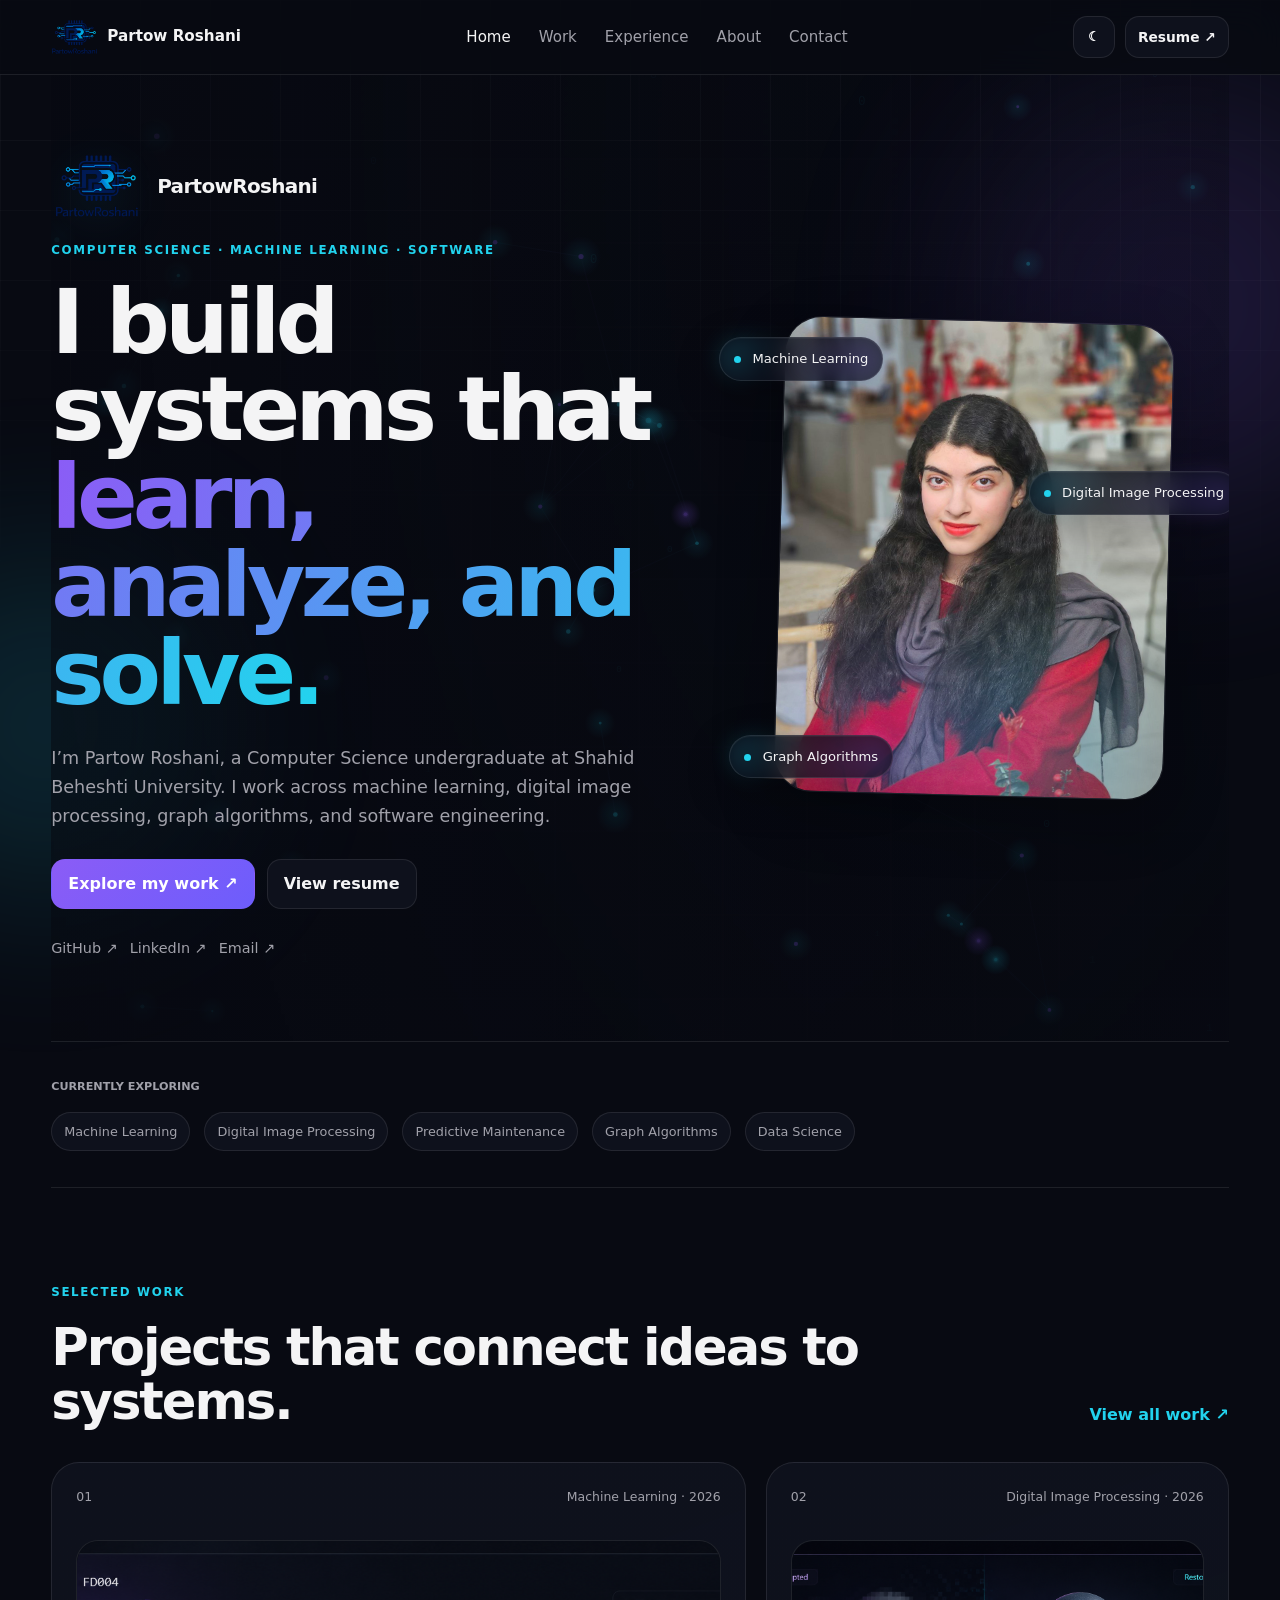
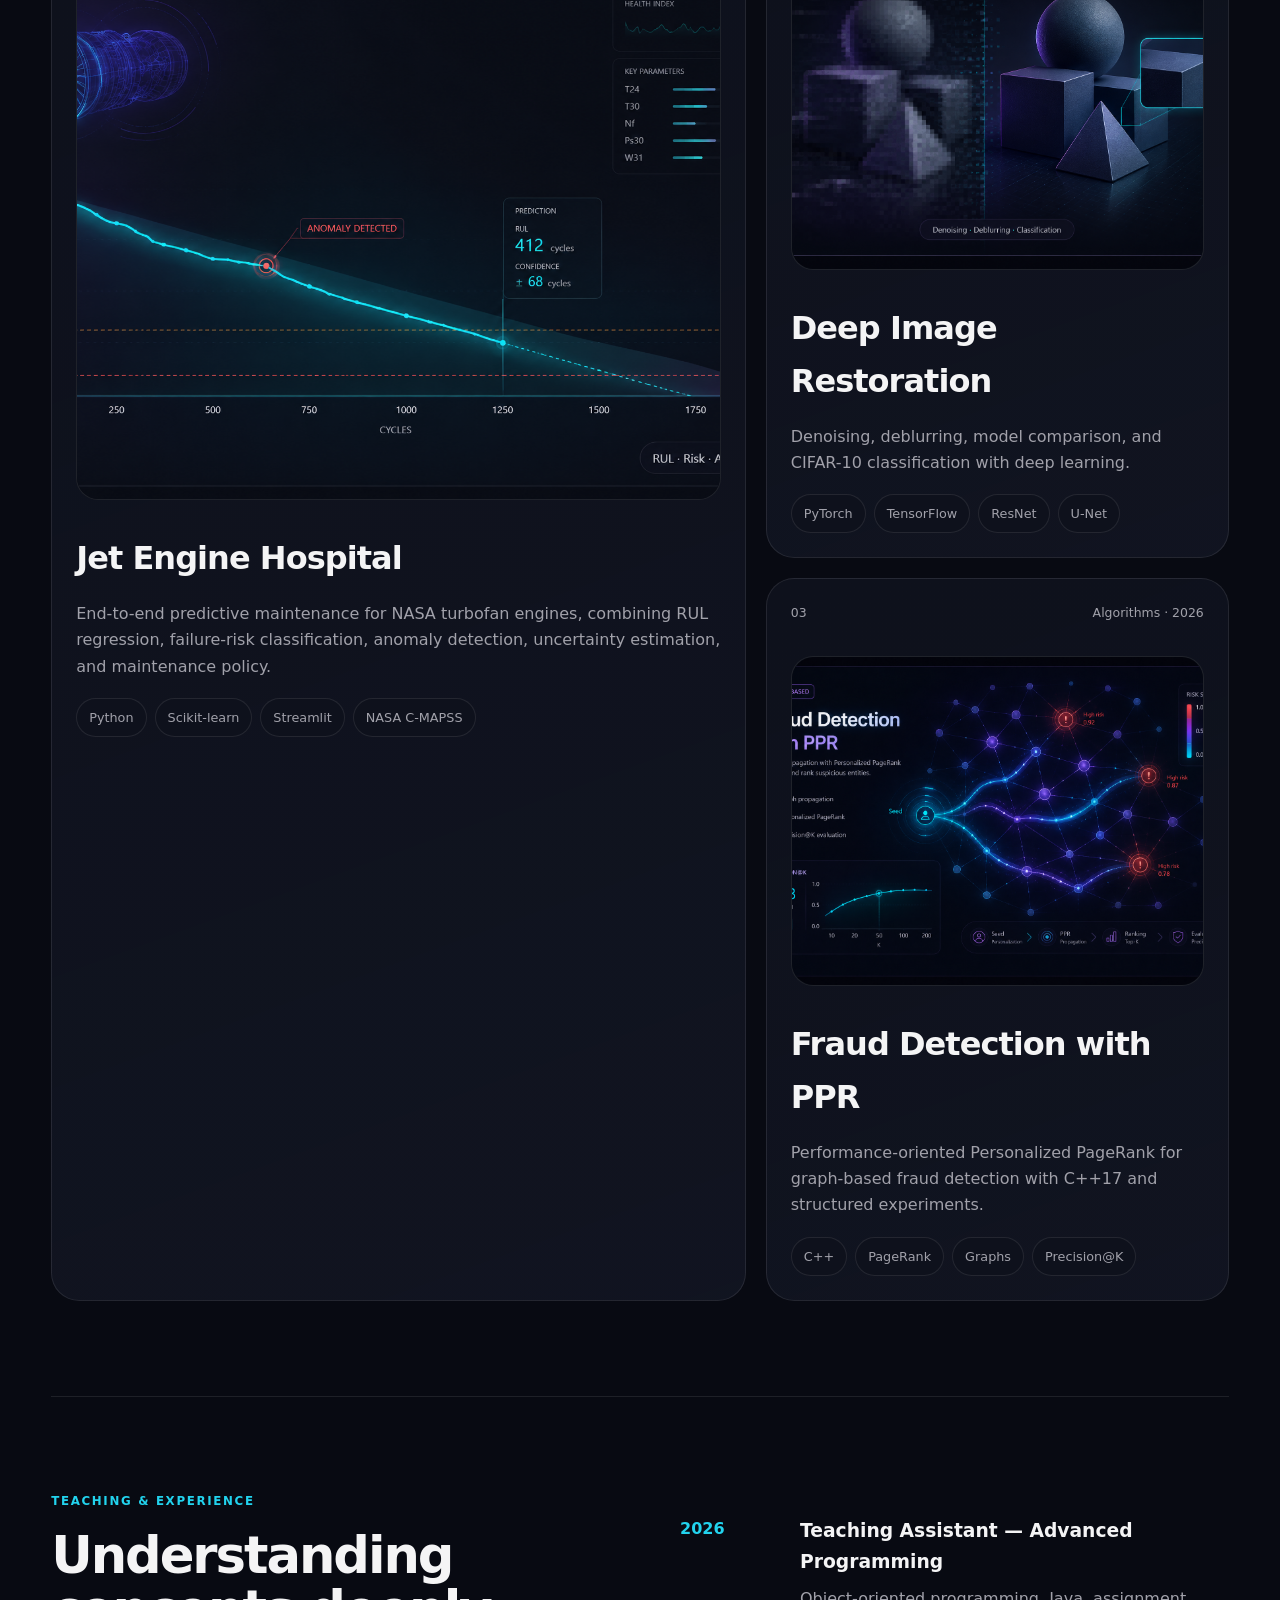
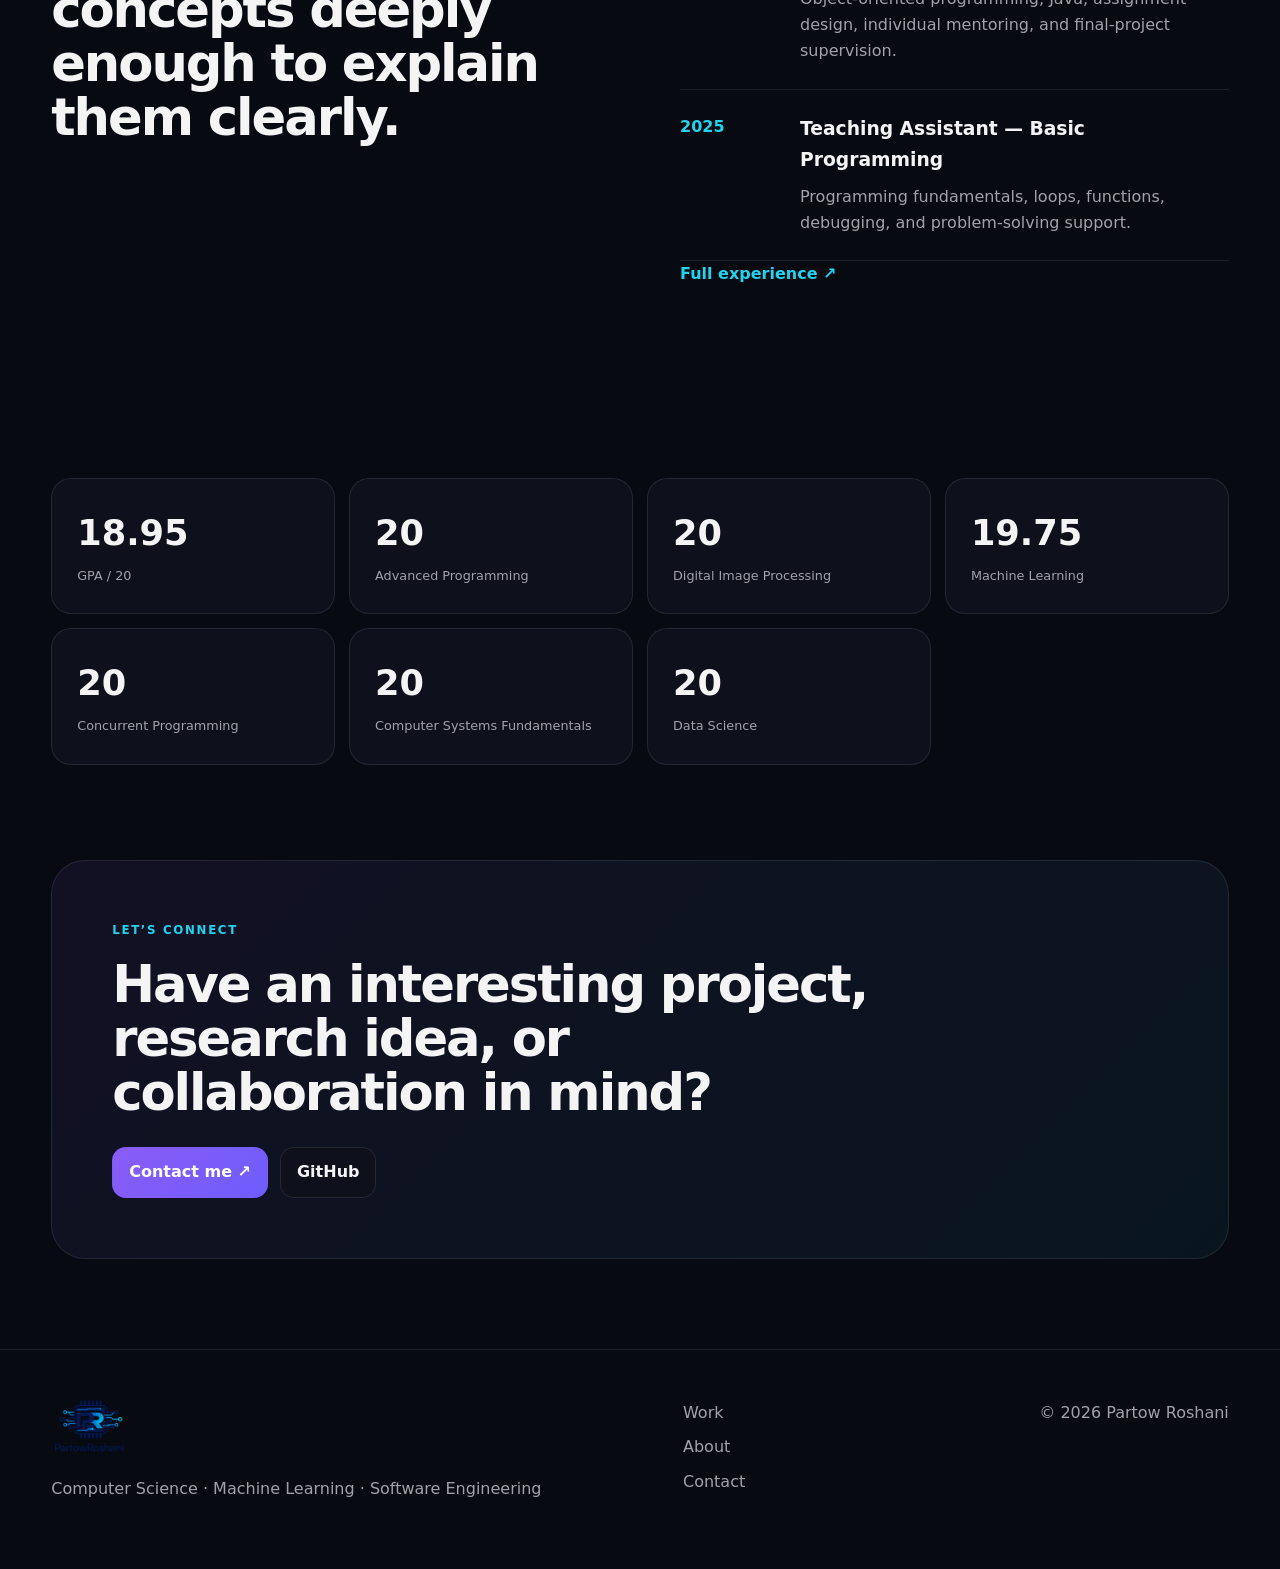
<file: index.html>
<!doctype html>
<html lang="en">
<head>
    <meta charset="utf-8">
    <meta name="viewport" content="width=device-width,initial-scale=1">

    <title>Partow Roshani — Computer Science & Machine Learning</title>

    <meta
        name="description"
        content="Partow Roshani — Computer Science undergraduate working on machine learning, digital image processing, graph algorithms, and software engineering."
    >

    <link rel="stylesheet" href="style.css">
    <link rel="stylesheet" href="portfolio-v2-enhancements.css">
    <link rel="stylesheet" href="hero-tech.css">
</head>

<body>

<div class="ambient ambient-one"></div>
<div class="ambient ambient-two"></div>
<div class="grid-noise"></div>


<!-- =========================
     HEADER
========================= -->

<header class="site-header">

    <div class="shell nav-wrap">

        <a class="brand" href="index.html">
            <span class="brand-mark"></span>
            <span class="brand-name">Partow Roshani</span>
        </a>

        <nav class="desktop-nav">
            <a class="active" href="index.html">Home</a>
            <a href="work.html">Work</a>
            <a href="experience.html">Experience</a>
            <a href="about.html">About</a>
            <a href="contact.html">Contact</a>
        </nav>

        <div class="nav-actions">

            <button
                id="themeBtn"
                class="icon-btn"
                type="button"
                aria-label="Toggle theme"
            >
                ☾
            </button>

            <a
                class="button button-small"
                href="assets/PartowRoshani-Resume.pdf"
                target="_blank"
            >
                Resume ↗
            </a>

        </div>

    </div>

</header>


<main>


<!-- =========================
     HERO
========================= -->

<section class="hero shell hero-tech">

    <div class="hero-tech-bg" aria-hidden="true">
        <canvas id="heroTechCanvas"></canvas>
        <div class="hero-tech-vignette"></div>
    </div>

    <div class="hero-copy reveal">

        <div class="hero-brand-lockup">

            <span class="hero-logo-mark"></span>

            <span class="hero-logo-word">
                PartowRoshani
            </span>

        </div>

        <p class="eyebrow">
            COMPUTER SCIENCE · MACHINE LEARNING · SOFTWARE
        </p>

        <h1>
            I build systems that
            <span class="gradient-text">
                learn, analyze, and solve.
            </span>
        </h1>

        <p class="hero-lede">
            I’m Partow Roshani, a Computer Science undergraduate at
            Shahid Beheshti University. I work across machine learning,
            digital image processing, graph algorithms, and software engineering.
        </p>

        <div class="hero-actions">

            <a
                class="button button-primary"
                href="work.html"
            >
                Explore my work ↗
            </a>

            <a
                class="button"
                href="assets/PartowRoshani-Resume.pdf"
                target="_blank"
            >
                View resume
            </a>

        </div>

        <div class="social-row">

            <a
                href="https://github.com/PartowRoshani"
                target="_blank"
            >
                GitHub ↗
            </a>

            <a
                href="https://www.linkedin.com/in/partowroshani/"
                target="_blank"
            >
                LinkedIn ↗
            </a>

            <a href="mailto:roshanipartow@gmail.com">
                Email ↗
            </a>

        </div>

    </div>


    <div class="hero-visual reveal">

        <div class="portrait-frame">

            <img
                src="assets/profile-hero.png"
                alt="Portrait of Partow Roshani"
            >

            <div class="portrait-glow"></div>

        </div>


        <div class="floating-card card-ml">
            <span class="mini-dot"></span>
            Machine Learning
        </div>

        <div class="floating-card card-cv">
            <span class="mini-dot"></span>
            Digital Image Processing
        </div>

        <div class="floating-card card-graph">
            <span class="mini-dot"></span>
            Graph Algorithms
        </div>


        <svg
            class="network"
            viewBox="0 0 420 420"
        >

            <g class="network-lines">

                <line x1="65" y1="70" x2="180" y2="120"/>
                <line x1="180" y1="120" x2="330" y2="80"/>
                <line x1="180" y1="120" x2="240" y2="260"/>
                <line x1="240" y1="260" x2="350" y2="310"/>
                <line x1="240" y1="260" x2="95" y2="330"/>

            </g>

            <g class="network-nodes">

                <circle cx="65" cy="70" r="6"/>
                <circle cx="180" cy="120" r="8"/>
                <circle cx="330" cy="80" r="5"/>
                <circle cx="240" cy="260" r="8"/>
                <circle cx="350" cy="310" r="6"/>
                <circle cx="95" cy="330" r="5"/>

            </g>

        </svg>

    </div>

</section>


<!-- =========================
     CURRENTLY EXPLORING
========================= -->

<section class="shell section section-tight reveal">

    <div class="section-label">
        CURRENTLY EXPLORING
    </div>

    <div class="marquee-row">

        <span>Machine Learning</span>
        <span>Digital Image Processing</span>
        <span>Predictive Maintenance</span>
        <span>Graph Algorithms</span>
        <span>Data Science</span>

    </div>

</section>


<!-- =========================
     SELECTED WORK
========================= -->

<section class="shell section reveal">

    <div class="section-head">

        <div>

            <p class="eyebrow">
                SELECTED WORK
            </p>

            <h2>
                Projects that connect ideas to systems.
            </h2>

        </div>

        <a
            class="text-link"
            href="work.html"
        >
            View all work ↗
        </a>

    </div>


    <div class="featured-grid">


        <!-- =========================
             JET ENGINE HOSPITAL
        ========================= -->

        <a
            class="project-card project-card-large jet"
            href="projects/jet-engine-hospital.html"
        >

            <div class="project-meta">

                <span>01</span>
                <span>Machine Learning · 2026</span>

            </div>


            <div class="project-visual project-visual-image" style="overflow:hidden;background:#090c15;">
                <img
                    src="assets/projects/jet-engine/card-visual.png"
                    alt="Jet Engine Hospital predictive maintenance visual"
                    style="width:100%;height:100%;object-fit:cover;display:block;border-radius:inherit;"
                >
            </div>


            <div class="project-copy">

                <h3>
                    Jet Engine Hospital
                </h3>

                <p>
                    End-to-end predictive maintenance for NASA turbofan
                    engines, combining RUL regression, failure-risk
                    classification, anomaly detection, uncertainty
                    estimation, and maintenance policy.
                </p>

                <div class="tags">

                    <span>Python</span>
                    <span>Scikit-learn</span>
                    <span>Streamlit</span>
                    <span>NASA C-MAPSS</span>

                </div>

            </div>

        </a>


        <!-- =========================
             DEEP IMAGE RESTORATION
        ========================= -->

        <a
            class="project-card image"
            href="projects/deep-image-restoration.html"
        >

            <div class="project-meta">

                <span>02</span>
                <span>Digital Image Processing · 2026</span>

            </div>


            <div class="project-visual project-visual-image" style="overflow:hidden;background:#090c15;">
                <img
                    src="assets/projects/image-restoration/card-visual.png"
                    alt="Deep Image Restoration before and after visual"
                    style="width:100%;height:100%;object-fit:cover;display:block;border-radius:inherit;"
                >
            </div>


            <div class="project-copy">

                <h3>
                    Deep Image Restoration
                </h3>

                <p>
                    Denoising, deblurring, model comparison, and
                    CIFAR-10 classification with deep learning.
                </p>

                <div class="tags">

                    <span>PyTorch</span>
                    <span>TensorFlow</span>
                    <span>ResNet</span>
                    <span>U-Net</span>

                </div>

            </div>

        </a>


        <!-- =========================
             FRAUD DETECTION
        ========================= -->

        <a
            class="project-card graph"
            href="projects/fraud-detection-ppr.html"
        >

            <div class="project-meta">

                <span>03</span>
                <span>Algorithms · 2026</span>

            </div>


            <div class="project-visual project-visual-image" style="overflow:hidden;background:#090c15;">
                <img
                    src="assets/projects/fraud-ppr/card-visual.png"
                    alt="Fraud Detection with PPR graph-based analytics visual"
                    style="width:100%;height:100%;object-fit:cover;display:block;border-radius:inherit;"
                >
            </div>


            <div class="project-copy">

                <h3>
                    Fraud Detection with PPR
                </h3>

                <p>
                    Performance-oriented Personalized PageRank for
                    graph-based fraud detection with C++17 and
                    structured experiments.
                </p>

                <div class="tags">

                    <span>C++</span>
                    <span>PageRank</span>
                    <span>Graphs</span>
                    <span>Precision@K</span>

                </div>

            </div>

        </a>


    </div>

</section>


<!-- =========================
     TEACHING
========================= -->

<section class="shell section split-section reveal">

    <div>

        <p class="eyebrow">
            TEACHING & EXPERIENCE
        </p>

        <h2>
            Understanding concepts deeply enough to explain them clearly.
        </h2>

    </div>


    <div class="timeline-preview">


        <article>

            <span class="timeline-year">
                2026
            </span>

            <div>

                <h3>
                    Teaching Assistant — Advanced Programming
                </h3>

                <p>
                    Object-oriented programming, Java, assignment
                    design, individual mentoring, and final-project
                    supervision.
                </p>

            </div>

        </article>


        <article>

            <span class="timeline-year">
                2025
            </span>

            <div>

                <h3>
                    Teaching Assistant — Basic Programming
                </h3>

                <p>
                    Programming fundamentals, loops, functions,
                    debugging, and problem-solving support.
                </p>

            </div>

        </article>


        <a
            class="text-link"
            href="experience.html"
        >
            Full experience ↗
        </a>

    </div>

</section>


<!-- =========================
     ACADEMIC
========================= -->

<section class="shell section academic-strip reveal">

    <div>

        <span class="metric">
            18.95
        </span>

        <span class="metric-label">
            GPA / 20
        </span>

    </div>


    <div>

        <span class="metric">
            20
        </span>

        <span class="metric-label">
            Advanced Programming
        </span>

    </div>


    <div>

        <span class="metric">
            20
        </span>

        <span class="metric-label">
            Digital Image Processing
        </span>

    </div>

    <div>

        <span class="metric">
            19.75
        </span>

        <span class="metric-label">
             Machine Learning
        </span>

    </div>


    <div>

        <span class="metric">
            20
        </span>

        <span class="metric-label">
            Concurrent Programming
        </span>

    </div>

    <div>
        <span class="metric">20</span>
        <span class="metric-label">Computer Systems Fundamentals</span>
    </div>

    <div>
        <span class="metric">20</span>
        <span class="metric-label">Data Science</span>
    </div>

</section>


<!-- =========================
     CTA
========================= -->

<section class="shell section cta-panel reveal">

    <p class="eyebrow">
        LET’S CONNECT
    </p>

    <h2>
        Have an interesting project, research idea, or collaboration
        in mind?
    </h2>

    <div class="hero-actions">

        <a
            class="button button-primary"
            href="contact.html"
        >
            Contact me ↗
        </a>

        <a
            class="button"
            href="https://github.com/PartowRoshani"
            target="_blank"
        >
            GitHub
        </a>

    </div>

</section>


</main>


<!-- =========================
     FOOTER
========================= -->

<footer class="site-footer">

    <div class="shell footer-grid">

        <div>

            <span class="brand-mark"></span>

            <p>
                Computer Science · Machine Learning · Software Engineering
            </p>

        </div>


        <div class="footer-links">

            <a href="work.html">
                Work
            </a>

            <a href="about.html">
                About
            </a>

            <a href="contact.html">
                Contact
            </a>

        </div>


        <div class="footer-copy">

            © <span id="year"></span> Partow Roshani

        </div>

    </div>

</footer>


<script src="hero-tech.js"></script>
<script src="script.js"></script>

</body>
</html>
</file>
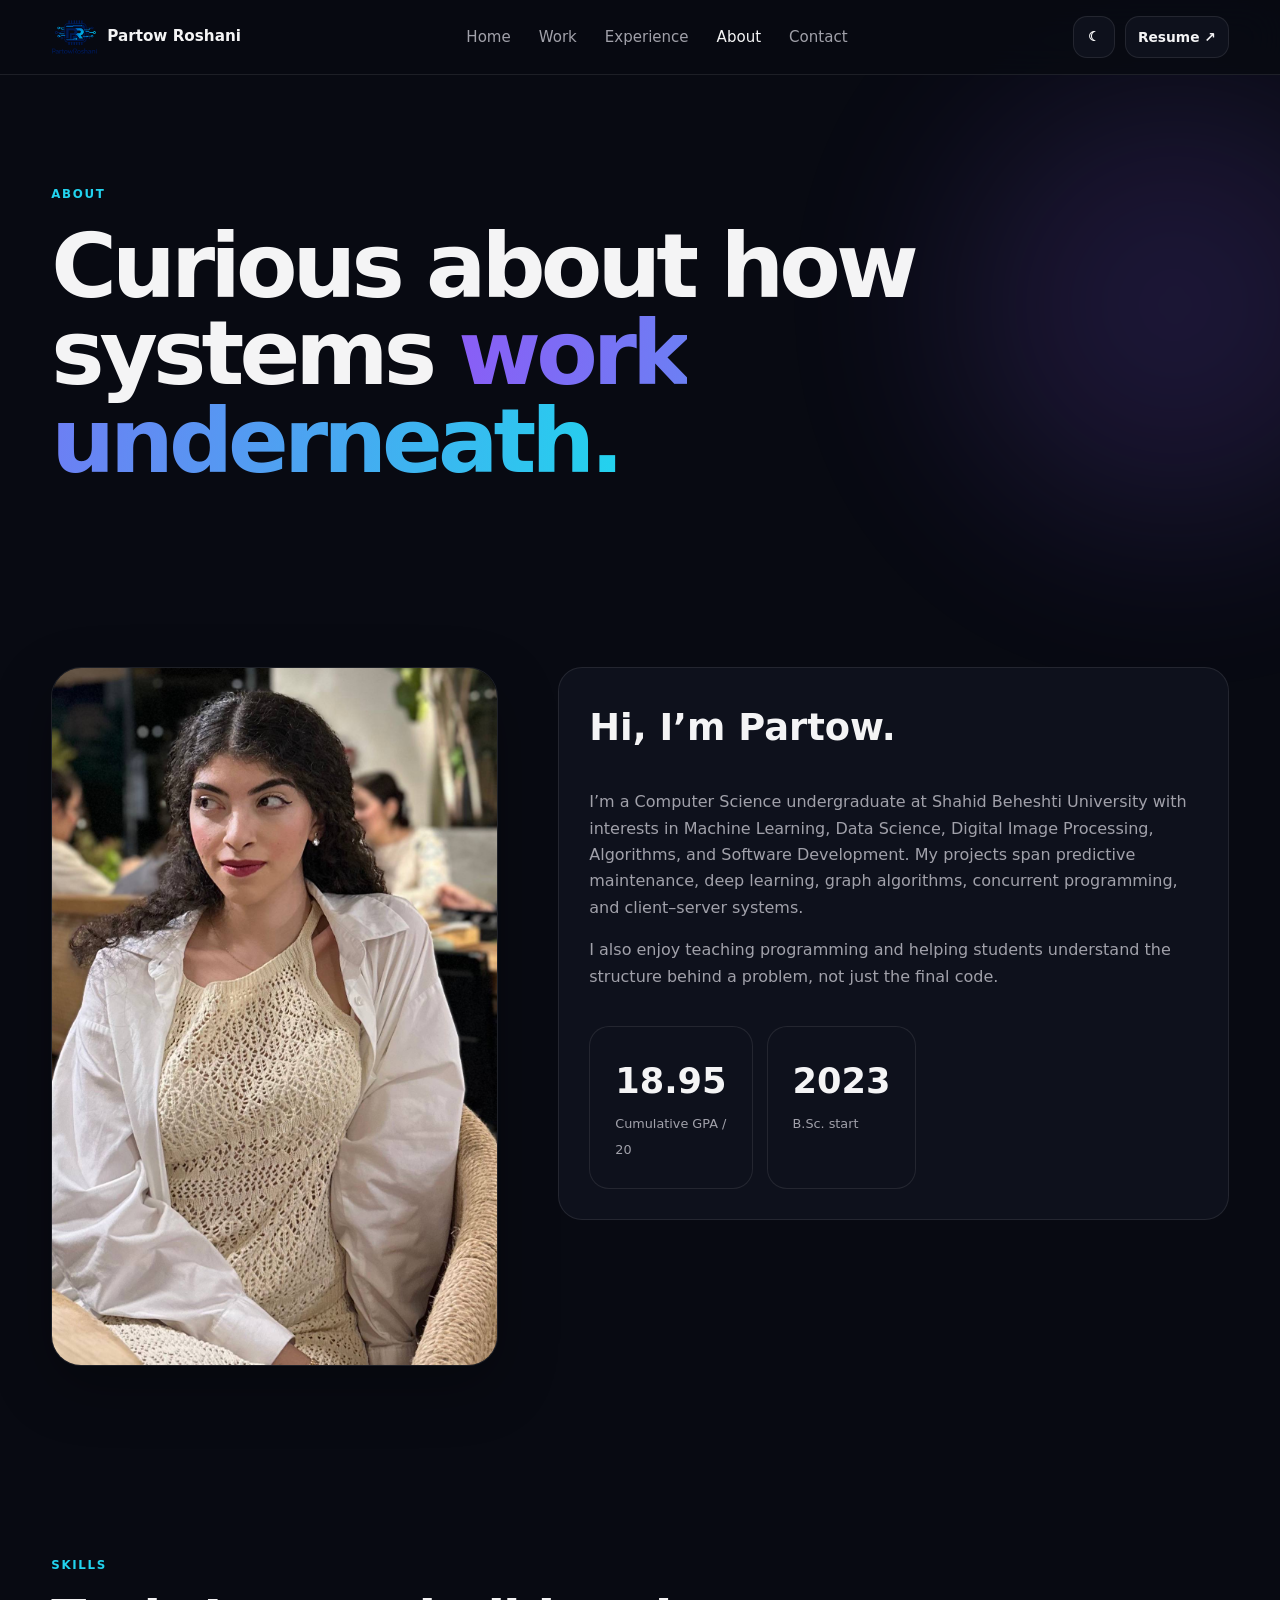
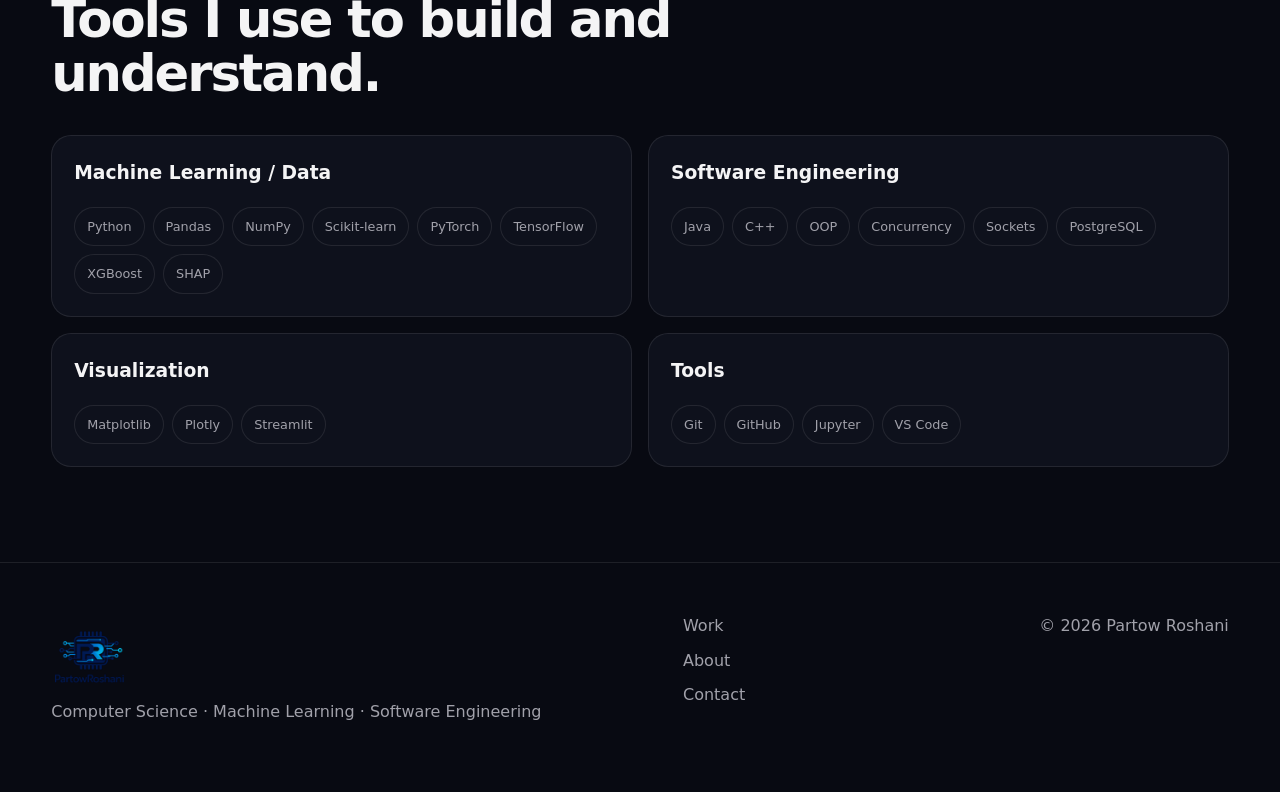
<file: about.html>
<!doctype html>
<html lang="en">
<head>
    <meta charset="utf-8">
    <meta name="viewport" content="width=device-width,initial-scale=1">
    <title>About — Partow Roshani</title>

    <link rel="stylesheet" href="style.css">
    <link rel="stylesheet" href="portfolio-v2-enhancements.css">
</head>

<body>

<div class="ambient ambient-one"></div>

<header class="site-header">
    <div class="shell nav-wrap">

        <a class="brand" href="index.html">
            <span class="brand-mark">P.</span>
            <span class="brand-name">Partow Roshani</span>
        </a>

        <nav class="desktop-nav">
            <a href="index.html">Home</a>
            <a href="work.html">Work</a>
            <a href="experience.html">Experience</a>
            <a class="active" href="about.html">About</a>
            <a href="contact.html">Contact</a>
        </nav>

        <div class="nav-actions">
            <button id="themeBtn" class="icon-btn" type="button" aria-label="Toggle theme">☾</button>
            <a class="button button-small" href="assets/PartowRoshani-Resume.pdf" target="_blank">
                Resume ↗
            </a>
        </div>

    </div>
</header>


<main>

    <section class="shell page-hero reveal">
        <p class="eyebrow">ABOUT</p>
        <h1>
            Curious about how systems
            <span class="gradient-text">work underneath.</span>
        </h1>
    </section>


    <section class="shell section about-grid">

        <img
            class="about-photo reveal"
            src="assets/profile-about.png"
            alt="Portrait of Partow Roshani"
            style="
                width:100%;
                height:100%;
                min-height:650px;
                object-fit:cover;
                object-position:center 32%;
                display:block;
            "
        >

        <div class="bio-card reveal">

            <h2>Hi, I’m Partow.</h2>

            <p>
                I’m a Computer Science undergraduate at Shahid Beheshti University
                with interests in Machine Learning, Data Science, Digital Image
                Processing, Algorithms, and Software Development. My projects span
                predictive maintenance, deep learning, graph algorithms, concurrent
                programming, and client–server systems.
            </p>

            <p>
                I also enjoy teaching programming and helping students understand
                the structure behind a problem, not just the final code.
            </p>

            <div class="academic-strip" style="padding:20px 0 0">

                <div>
                    <span class="metric">18.95</span>
                    <span class="metric-label">Cumulative GPA / 20</span>
                </div>

                <div>
                    <span class="metric">2023</span>
                    <span class="metric-label">B.Sc. start</span>
                </div>

            </div>

        </div>

    </section>


    <section class="shell section">

        <div class="section-head">
            <div>
                <p class="eyebrow">SKILLS</p>
                <h2>Tools I use to build and understand.</h2>
            </div>
        </div>


        <div class="skill-groups">

            <div class="skill-group reveal">
                <h3>Machine Learning / Data</h3>

                <div class="skill-row">
                    <span class="skill-chip">Python</span>
                    <span class="skill-chip">Pandas</span>
                    <span class="skill-chip">NumPy</span>
                    <span class="skill-chip">Scikit-learn</span>
                    <span class="skill-chip">PyTorch</span>
                    <span class="skill-chip">TensorFlow</span>
                    <span class="skill-chip">XGBoost</span>
                    <span class="skill-chip">SHAP</span>
                </div>
            </div>


            <div class="skill-group reveal">
                <h3>Software Engineering</h3>

                <div class="skill-row">
                    <span class="skill-chip">Java</span>
                    <span class="skill-chip">C++</span>
                    <span class="skill-chip">OOP</span>
                    <span class="skill-chip">Concurrency</span>
                    <span class="skill-chip">Sockets</span>
                    <span class="skill-chip">PostgreSQL</span>
                </div>
            </div>


            <div class="skill-group reveal">
                <h3>Visualization</h3>

                <div class="skill-row">
                    <span class="skill-chip">Matplotlib</span>
                    <span class="skill-chip">Plotly</span>
                    <span class="skill-chip">Streamlit</span>
                </div>
            </div>


            <div class="skill-group reveal">
                <h3>Tools</h3>

                <div class="skill-row">
                    <span class="skill-chip">Git</span>
                    <span class="skill-chip">GitHub</span>
                    <span class="skill-chip">Jupyter</span>
                    <span class="skill-chip">VS Code</span>
                </div>
            </div>

        </div>

    </section>

</main>


<footer class="site-footer">

    <div class="shell footer-grid">

        <div>
            <span class="brand-mark">P.</span>
            <p>Computer Science · Machine Learning · Software Engineering</p>
        </div>

        <div class="footer-links">
            <a href="work.html">Work</a>
            <a href="about.html">About</a>
            <a href="contact.html">Contact</a>
        </div>

        <div class="footer-copy">
            © <span id="year"></span> Partow Roshani
        </div>

    </div>

</footer>

<script src="script.js"></script>

</body>
</html>
</file>
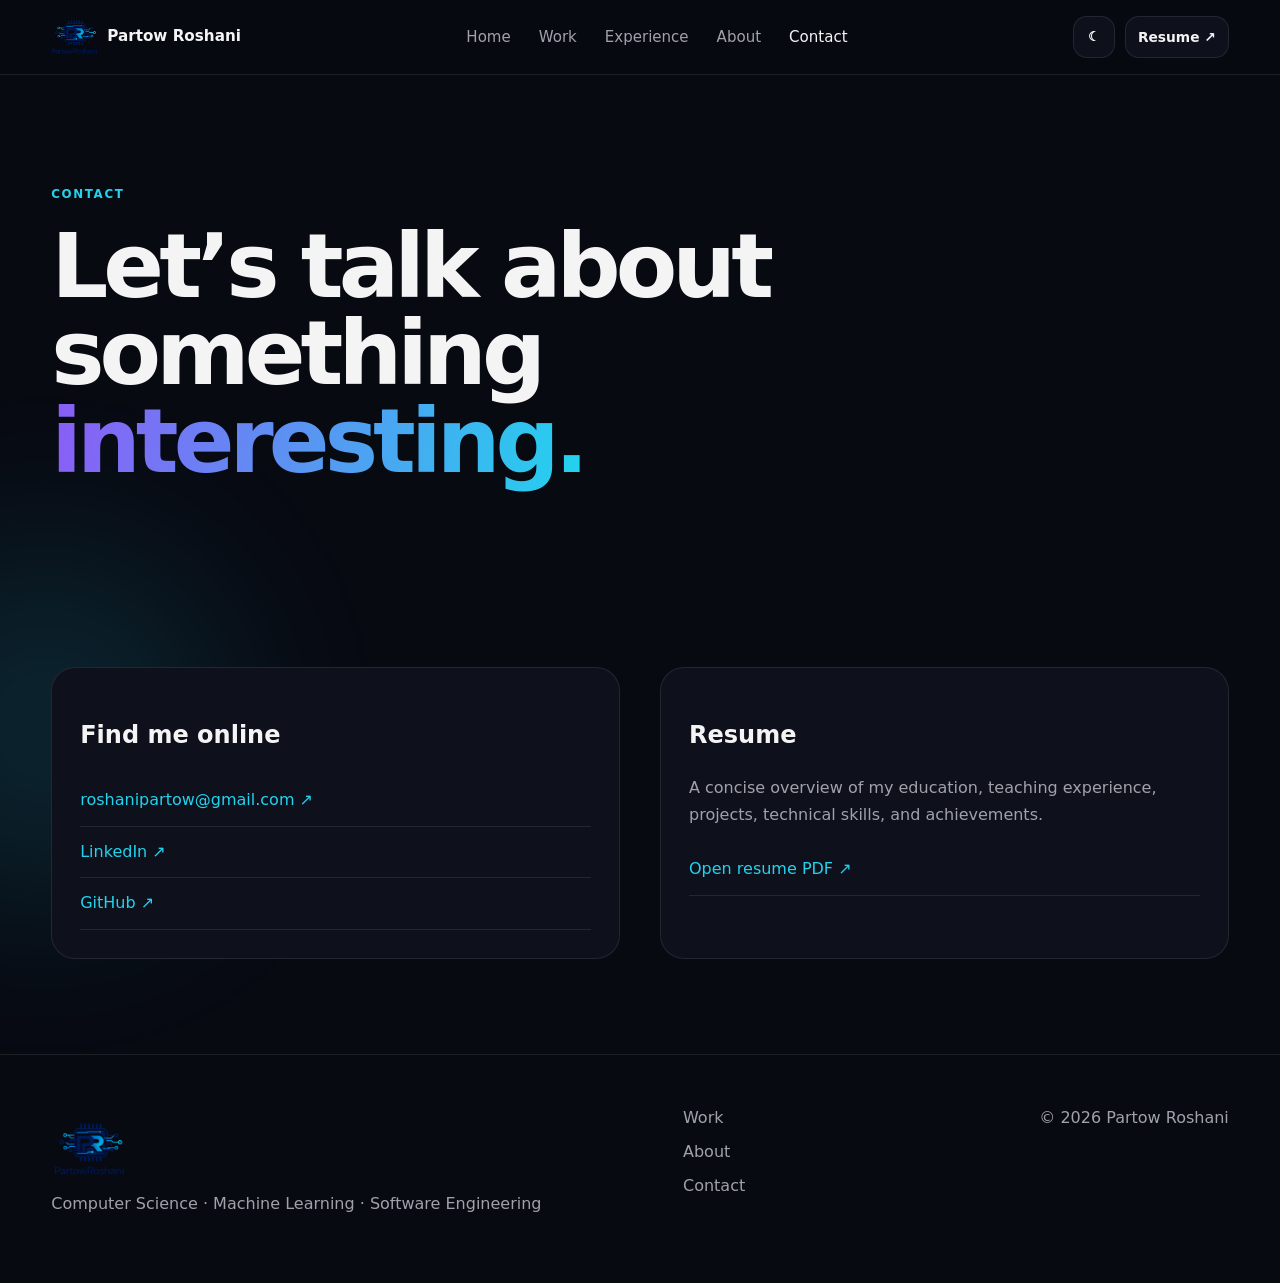
<file: contact.html>
<!doctype html><html lang="en"><head><meta charset="utf-8"><meta name="viewport" content="width=device-width,initial-scale=1"><title>Contact — Partow Roshani</title><link rel="stylesheet" href="style.css"><link rel="stylesheet" href="portfolio-v2-enhancements.css"></head><body><div class="ambient ambient-two"></div>
<header class="site-header"><div class="shell nav-wrap">
<a class="brand" href="index.html"><span class="brand-mark">P.</span><span class="brand-name">Partow Roshani</span></a>
<nav class="desktop-nav"><a class="" href="index.html">Home</a><a class="" href="work.html">Work</a><a class="" href="experience.html">Experience</a><a class="" href="about.html">About</a><a class="active" href="contact.html">Contact</a></nav>
<div class="nav-actions"><button id="themeBtn" class="icon-btn" type="button" aria-label="Toggle theme">☾</button><a class="button button-small" href="assets/PartowRoshani-Resume.pdf" target="_blank">Resume ↗</a></div>
</div></header><main><section class="shell page-hero reveal"><p class="eyebrow">CONTACT</p><h1>Let’s talk about something <span class="gradient-text">interesting.</span></h1></section><section class="shell section contact-grid"><div class="contact-card reveal"><h2>Find me online</h2><a href="mailto:roshanipartow@gmail.com">roshanipartow@gmail.com ↗</a><a href="https://www.linkedin.com/in/partowroshani/" target="_blank">LinkedIn ↗</a><a href="https://github.com/PartowRoshani" target="_blank">GitHub ↗</a></div><div class="contact-card reveal"><h2>Resume</h2><p style="color:var(--muted)">A concise overview of my education, teaching experience, projects, technical skills, and achievements.</p><a href="assets/PartowRoshani-Resume.pdf" target="_blank">Open resume PDF ↗</a></div></section></main><footer class="site-footer"><div class="shell footer-grid"><div><span class="brand-mark">P.</span><p>Computer Science · Machine Learning · Software Engineering</p></div><div class="footer-links"><a href="work.html">Work</a><a href="about.html">About</a><a href="contact.html">Contact</a></div><div class="footer-copy">© <span id="year"></span> Partow Roshani</div></div></footer><script src="script.js"></script></body></html>
</file>
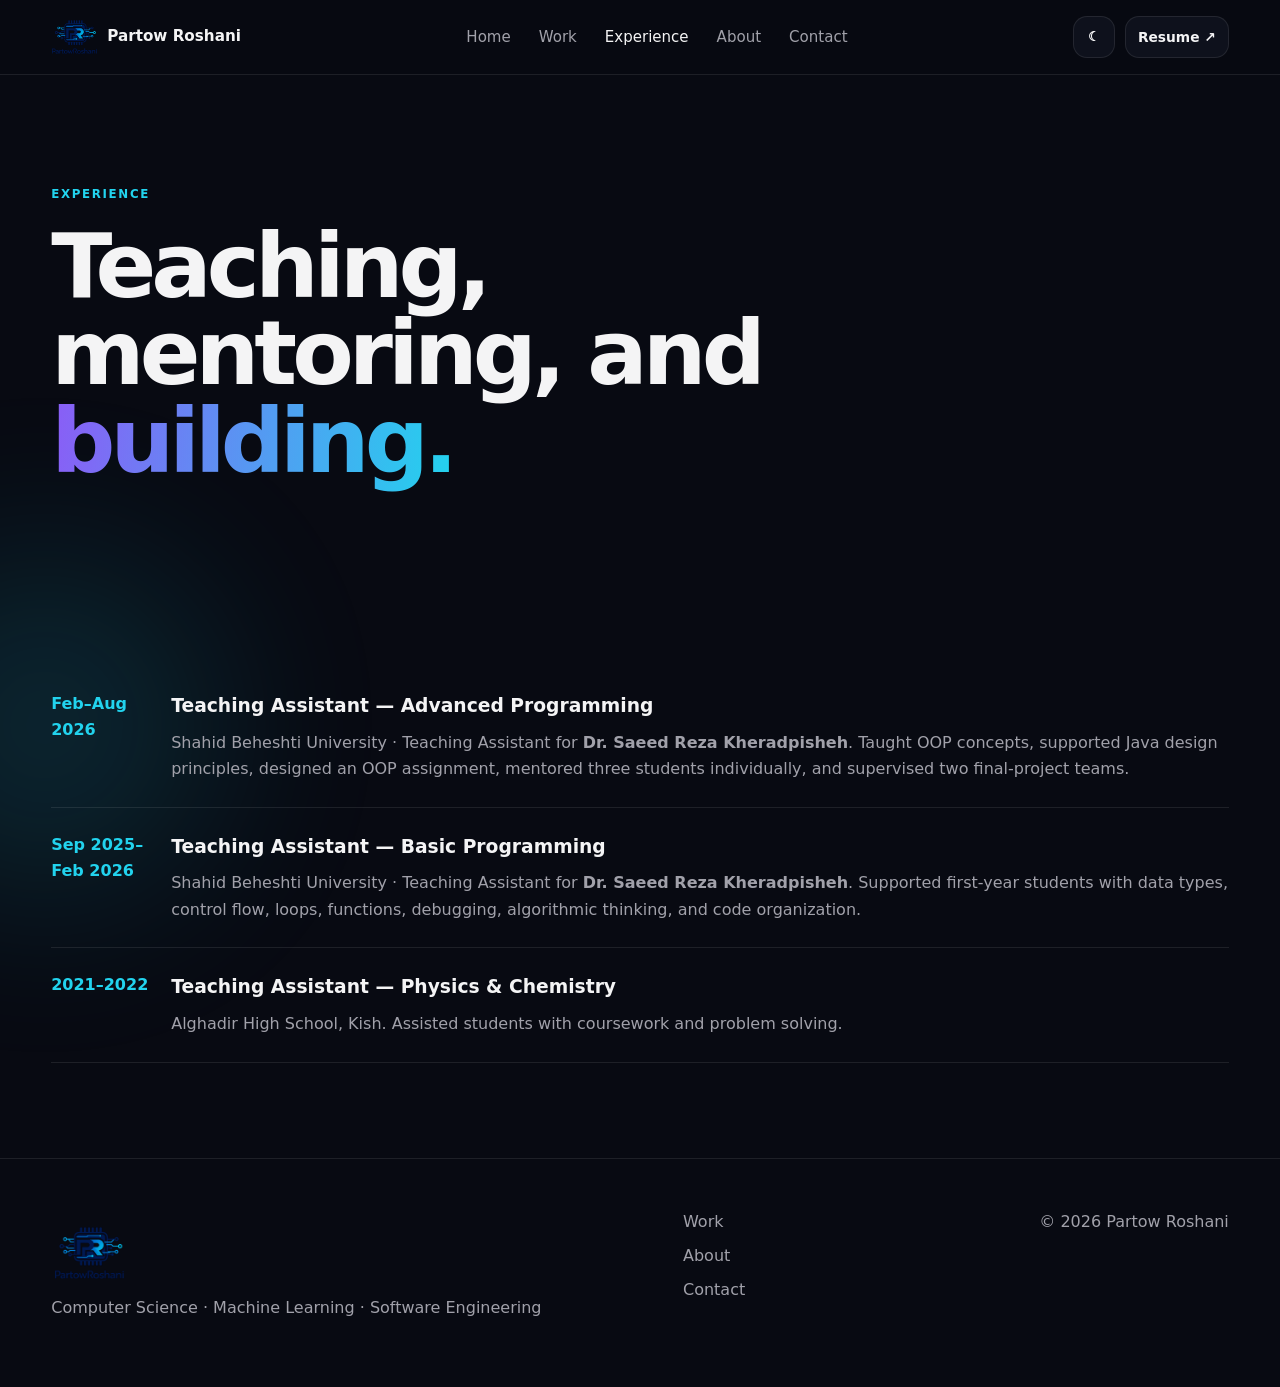
<file: experience.html>
<!doctype html>
<html lang="en">

<head>
    <meta charset="utf-8">
    <meta name="viewport" content="width=device-width,initial-scale=1">

    <title>Experience — Partow Roshani</title>

    <link rel="stylesheet" href="style.css">
    <link rel="stylesheet" href="portfolio-v2-enhancements.css">
</head>

<body>

<div class="ambient ambient-two"></div>

<header class="site-header">
    <div class="shell nav-wrap">

        <a class="brand" href="index.html">
            <span class="brand-mark">P.</span>
            <span class="brand-name">Partow Roshani</span>
        </a>

        <nav class="desktop-nav">
            <a href="index.html">Home</a>
            <a href="work.html">Work</a>
            <a class="active" href="experience.html">Experience</a>
            <a href="about.html">About</a>
            <a href="contact.html">Contact</a>
        </nav>

        <div class="nav-actions">
            <button
                id="themeBtn"
                class="icon-btn"
                type="button"
                aria-label="Toggle theme"
            >
                ☾
            </button>

            <a
                class="button button-small"
                href="assets/PartowRoshani-Resume.pdf"
                target="_blank"
            >
                Resume ↗
            </a>
        </div>

    </div>
</header>


<main>

    <section class="shell page-hero reveal">

        <p class="eyebrow">EXPERIENCE</p>

        <h1>
            Teaching, mentoring, and
            <span class="gradient-text">building.</span>
        </h1>

    </section>


    <section class="shell section">

        <div class="timeline-item reveal">

            <span class="timeline-year">
                Feb–Aug 2026
            </span>

            <div>

                <h3>
                    Teaching Assistant — Advanced Programming
                </h3>

                <p>
                    Shahid Beheshti University · Teaching Assistant for
                    <strong>Dr. Saeed Reza Kheradpisheh</strong>.
                    Taught OOP concepts, supported Java design principles,
                    designed an OOP assignment, mentored three students
                    individually, and supervised two final-project teams.
                </p>

            </div>

        </div>


        <div class="timeline-item reveal">

            <span class="timeline-year">
                Sep 2025–Feb 2026
            </span>

            <div>

                <h3>
                    Teaching Assistant — Basic Programming
                </h3>

                <p>
                    Shahid Beheshti University · Teaching Assistant for
                    <strong>Dr. Saeed Reza Kheradpisheh</strong>.
                    Supported first-year students with data types,
                    control flow, loops, functions, debugging,
                    algorithmic thinking, and code organization.
                </p>

            </div>

        </div>


        <div class="timeline-item reveal">

            <span class="timeline-year">
                2021–2022
            </span>

            <div>

                <h3>
                    Teaching Assistant — Physics & Chemistry
                </h3>

                <p>
                    Alghadir High School, Kish.
                    Assisted students with coursework and problem solving.
                </p>

            </div>

        </div>

    </section>

</main>


<footer class="site-footer">

    <div class="shell footer-grid">

        <div>
            <span class="brand-mark">P.</span>
            <p>
                Computer Science · Machine Learning · Software Engineering
            </p>
        </div>

        <div class="footer-links">
            <a href="work.html">Work</a>
            <a href="about.html">About</a>
            <a href="contact.html">Contact</a>
        </div>

        <div class="footer-copy">
            © <span id="year"></span> Partow Roshani
        </div>

    </div>

</footer>

<script src="script.js"></script>

</body>
</html>
</file>
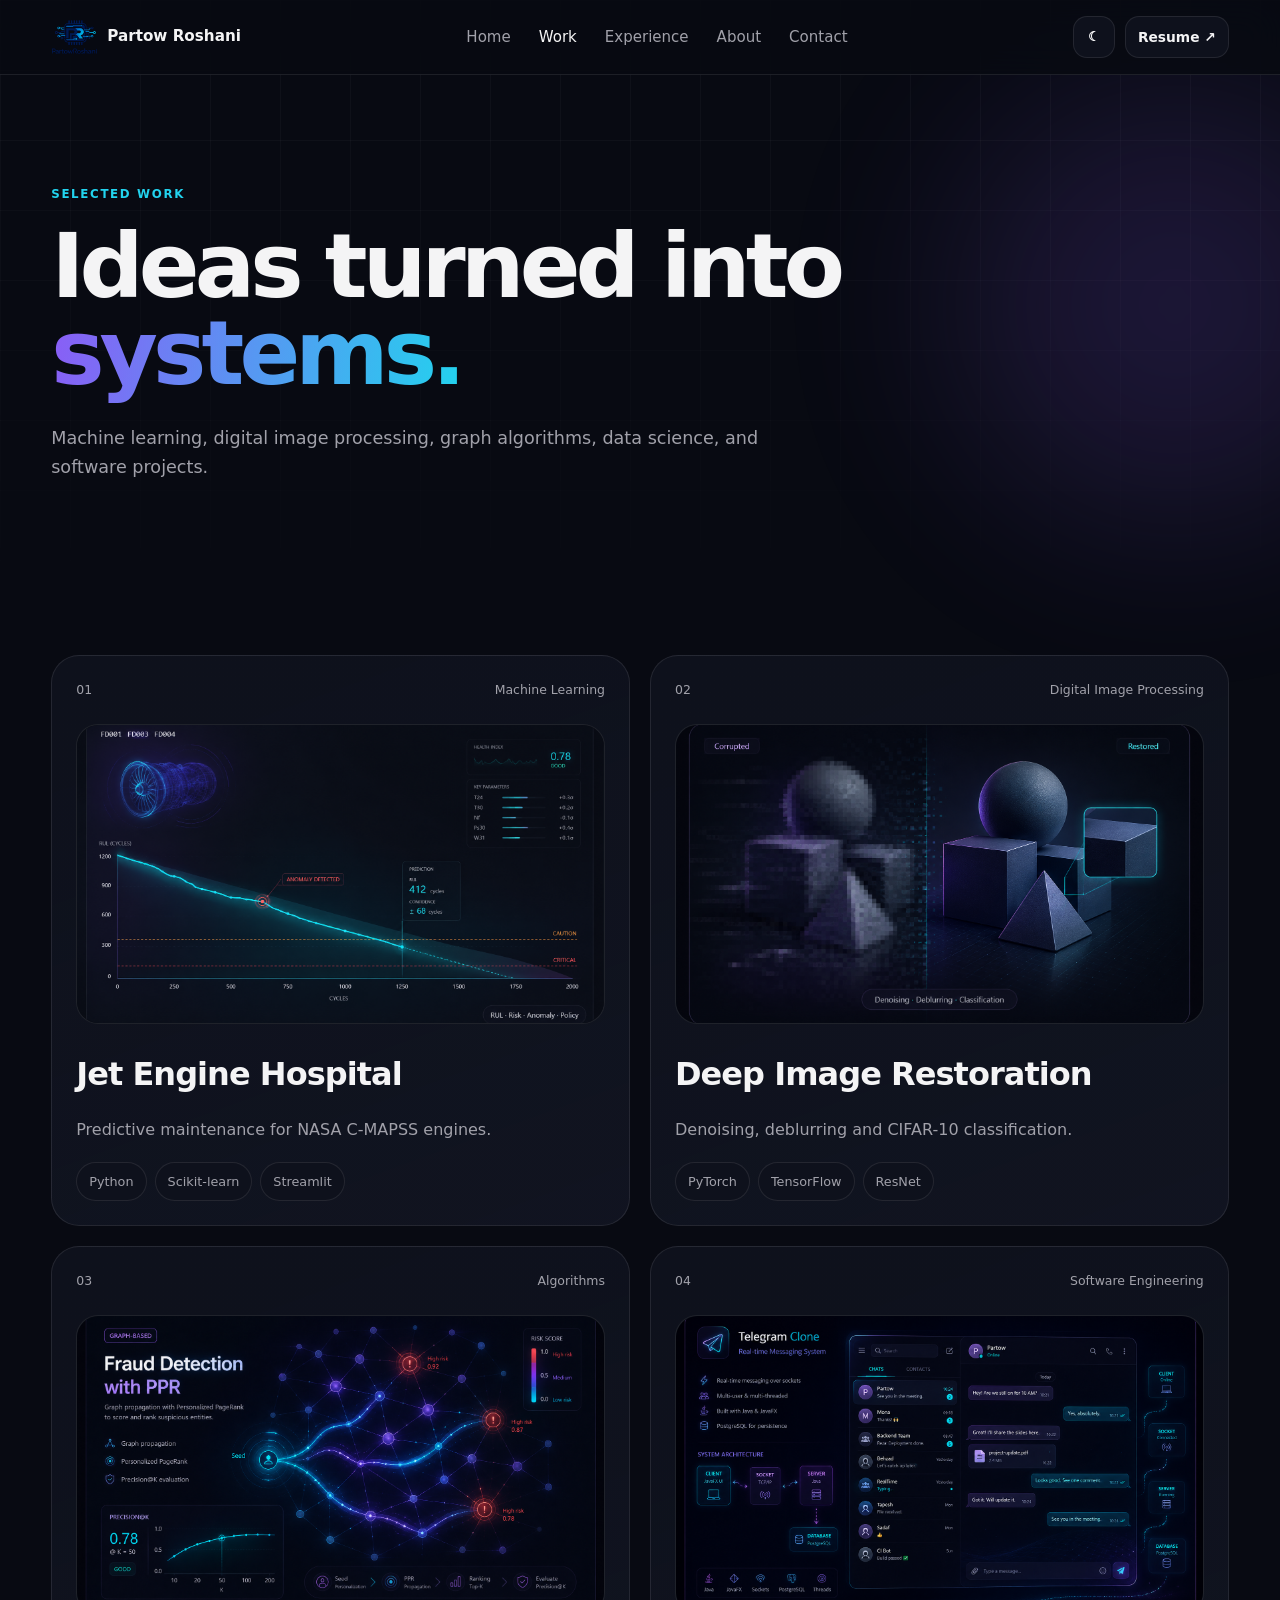
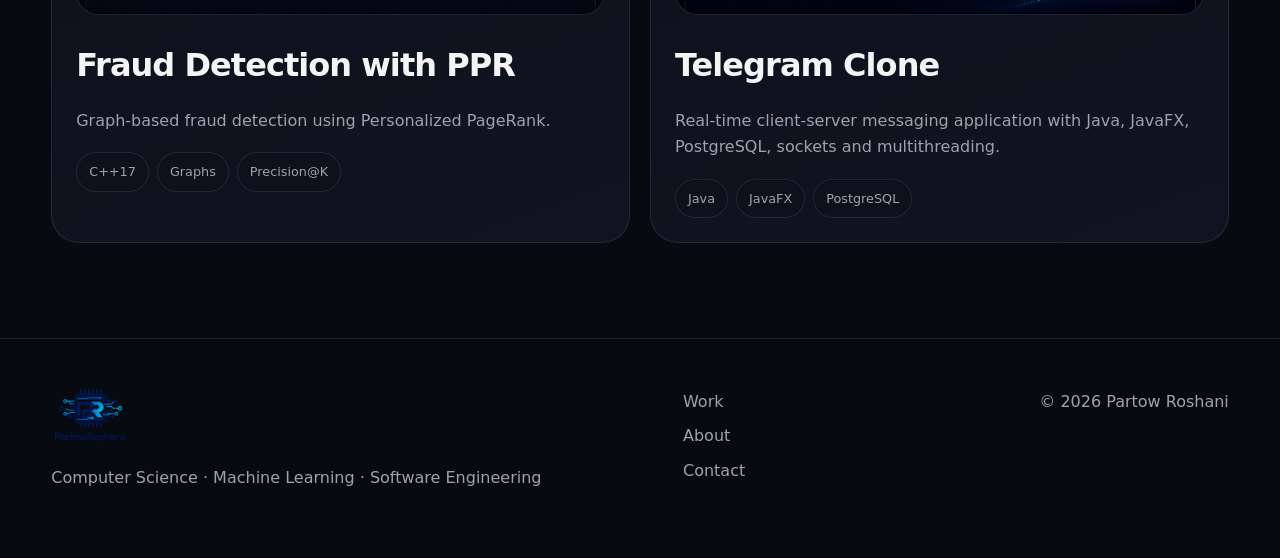
<file: work.html>
<!doctype html>
<html lang="en">

<head>
    <meta charset="utf-8">
    <meta name="viewport" content="width=device-width,initial-scale=1">

    <title>Work — Partow Roshani</title>

    <link rel="stylesheet" href="style.css">
    <link rel="stylesheet" href="portfolio-v2-enhancements.css">
</head>

<body>

<div class="ambient ambient-one"></div>
<div class="grid-noise"></div>


<!-- =========================
     HEADER
========================= -->

<header class="site-header">

    <div class="shell nav-wrap">

        <a class="brand" href="index.html">
            <span class="brand-mark"></span>
            <span class="brand-name">Partow Roshani</span>
        </a>

        <nav class="desktop-nav">
            <a href="index.html">Home</a>
            <a class="active" href="work.html">Work</a>
            <a href="experience.html">Experience</a>
            <a href="about.html">About</a>
            <a href="contact.html">Contact</a>
        </nav>

        <div class="nav-actions">

            <button
                id="themeBtn"
                class="icon-btn"
                type="button"
                aria-label="Toggle theme"
            >
                ☾
            </button>

            <a
                class="button button-small"
                href="assets/PartowRoshani-Resume.pdf"
                target="_blank"
            >
                Resume ↗
            </a>

        </div>

    </div>

</header>


<main>


<!-- =========================
     PAGE HERO
========================= -->

<section class="shell page-hero reveal">

    <p class="eyebrow">
        SELECTED WORK
    </p>

    <h1>
        Ideas turned into
        <span class="gradient-text">
            systems.
        </span>
    </h1>

    <p class="lede">
        Machine learning, digital image processing, graph algorithms,
        data science, and software projects.
    </p>

</section>


<!-- =========================
     PROJECTS
========================= -->

<section class="shell section">

    <div class="work-grid">


        <!-- =========================
             01 — JET ENGINE HOSPITAL
        ========================= -->

        <a
            class="project-card reveal"
            href="projects/jet-engine-hospital.html"
        >

            <div class="project-meta">

                <span>01</span>
                <span>Machine Learning</span>

            </div>


            <div
                class="project-visual project-visual-image"
                style="
                    height:300px;
                    margin:24px 0;
                    overflow:hidden;
                    background:#090c15;
                    border-radius:22px;
                "
            >

                <img
                    src="assets/projects/jet-engine/card-visual.png"
                    alt="Jet Engine Hospital predictive maintenance visual"
                    style="
                        width:100%;
                        height:100%;
                        object-fit:cover;
                        display:block;
                        border-radius:inherit;
                    "
                >

            </div>


            <div class="project-copy">

                <h3>
                    Jet Engine Hospital
                </h3>

                <p>
                    Predictive maintenance for NASA C-MAPSS engines.
                </p>

                <div class="tags">

                    <span>Python</span>
                    <span>Scikit-learn</span>
                    <span>Streamlit</span>

                </div>

            </div>

        </a>


        <!-- =========================
             02 — DEEP IMAGE RESTORATION
        ========================= -->

        <a
            class="project-card reveal"
            href="projects/deep-image-restoration.html"
        >

            <div class="project-meta">

                <span>02</span>
                <span>Digital Image Processing</span>

            </div>


            <div
                class="project-visual project-visual-image"
                style="
                    height:300px;
                    margin:24px 0;
                    overflow:hidden;
                    background:#090c15;
                    border-radius:22px;
                "
            >

                <img
                    src="assets/projects/image-restoration/card-visual.png"
                    alt="Deep Image Restoration before and after visual"
                    style="
                        width:100%;
                        height:100%;
                        object-fit:cover;
                        display:block;
                        border-radius:inherit;
                    "
                >

            </div>


            <div class="project-copy">

                <h3>
                    Deep Image Restoration
                </h3>

                <p>
                    Denoising, deblurring and CIFAR-10 classification.
                </p>

                <div class="tags">

                    <span>PyTorch</span>
                    <span>TensorFlow</span>
                    <span>ResNet</span>

                </div>

            </div>

        </a>


        <!-- =========================
             03 — FRAUD DETECTION
        ========================= -->

        <a
            class="project-card reveal"
            href="projects/fraud-detection-ppr.html"
        >

            <div class="project-meta">

                <span>03</span>
                <span>Algorithms</span>

            </div>


            <div
                class="project-visual project-visual-image"
                style="
                    height:300px;
                    margin:24px 0;
                    overflow:hidden;
                    background:#090c15;
                    border-radius:22px;
                "
            >

                <img
                    src="assets/projects/fraud-ppr/card-visual.png"
                    alt="Fraud Detection with PPR graph-based analytics visual"
                    style="
                        width:100%;
                        height:100%;
                        object-fit:cover;
                        display:block;
                        border-radius:inherit;
                    "
                >

            </div>


            <div class="project-copy">

                <h3>
                    Fraud Detection with PPR
                </h3>

                <p>
                    Graph-based fraud detection using Personalized PageRank.
                </p>

                <div class="tags">

                    <span>C++17</span>
                    <span>Graphs</span>
                    <span>Precision@K</span>

                </div>

            </div>

        </a>


        <!-- =========================
             04 — TELEGRAM CLONE
        ========================= -->

        <a
            class="project-card reveal"
            href="projects/telegram-clone.html"
        >

            <div class="project-meta">

                <span>04</span>
                <span>Software Engineering</span>

            </div>


            <div
                class="project-visual project-visual-image"
                style="
                    height:300px;
                    margin:24px 0;
                    overflow:hidden;
                    background:#090c15;
                    border-radius:22px;
                "
            >

                <img
                    src="assets/projects/telegram/card-visual.png"
                    alt="Telegram Clone software architecture visual"
                    style="
                        width:100%;
                        height:100%;
                        object-fit:cover;
                        display:block;
                        border-radius:inherit;
                    "
                >

            </div>


            <div class="project-copy">

                <h3>
                    Telegram Clone
                </h3>

                <p>
                    Real-time client-server messaging application with
                    Java, JavaFX, PostgreSQL, sockets and multithreading.
                </p>

                <div class="tags">

                    <span>Java</span>
                    <span>JavaFX</span>
                    <span>PostgreSQL</span>

                </div>

            </div>

        </a>


    </div>

</section>

</main>


<!-- =========================
     FOOTER
========================= -->

<footer class="site-footer">

    <div class="shell footer-grid">

        <div>

            <span class="brand-mark"></span>

            <p>
                Computer Science · Machine Learning · Software Engineering
            </p>

        </div>

        <div class="footer-links">

            <a href="work.html">
                Work
            </a>

            <a href="about.html">
                About
            </a>

            <a href="contact.html">
                Contact
            </a>

        </div>

        <div class="footer-copy">
            © <span id="year"></span> Partow Roshani
        </div>

    </div>

</footer>


<script src="script.js"></script>

</body>
</html>
</file>
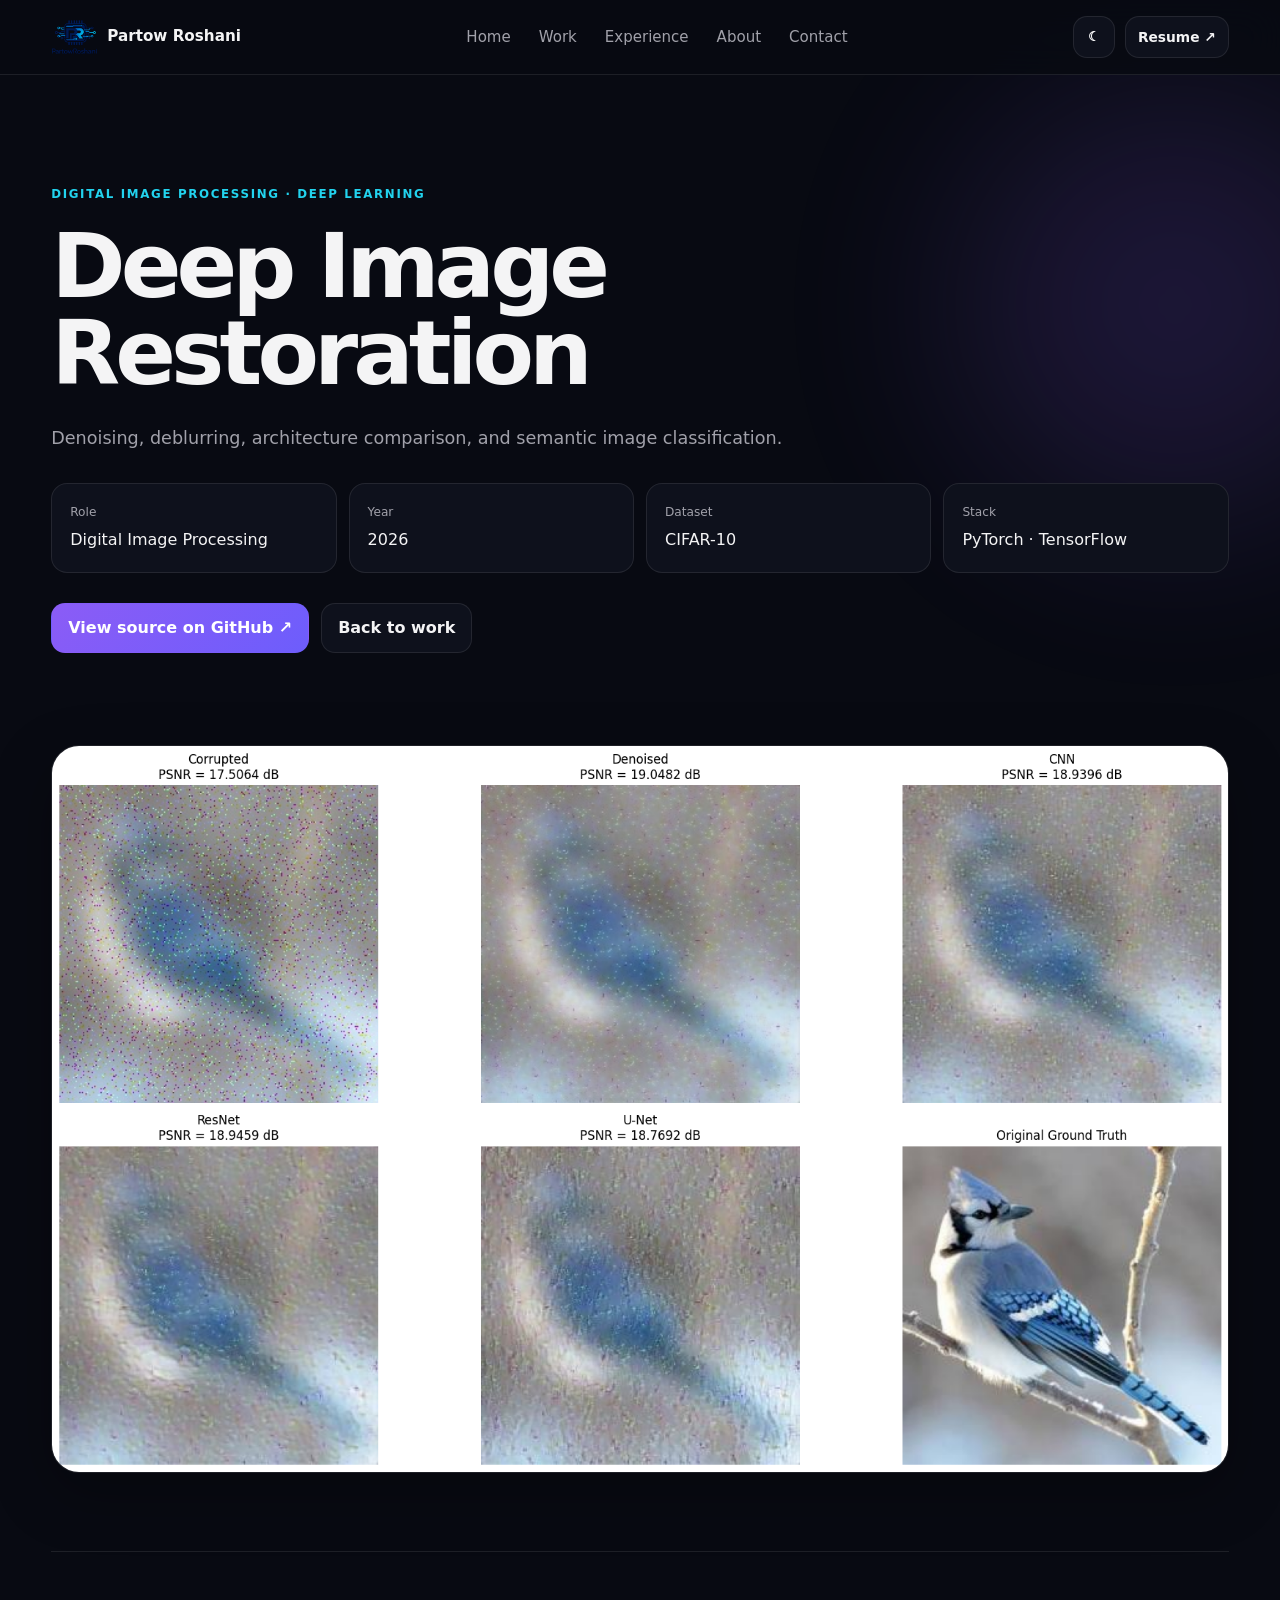
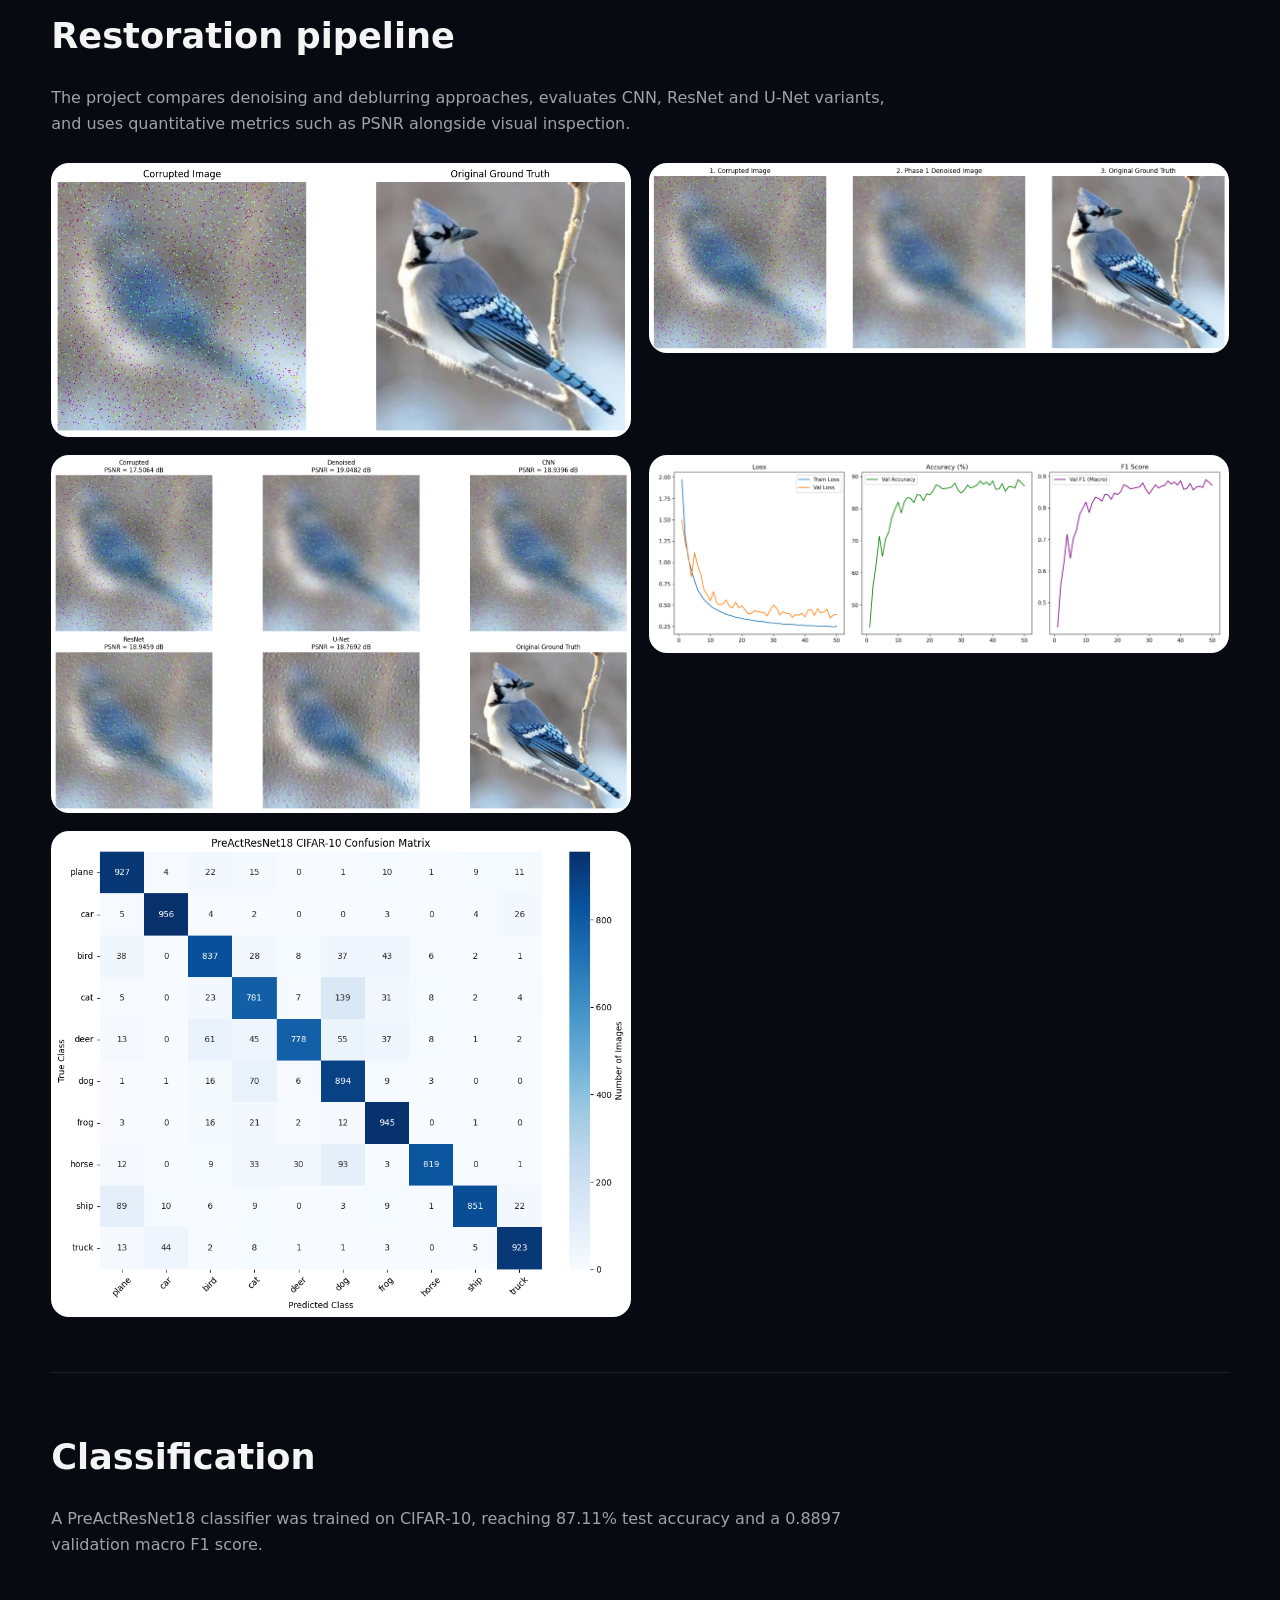
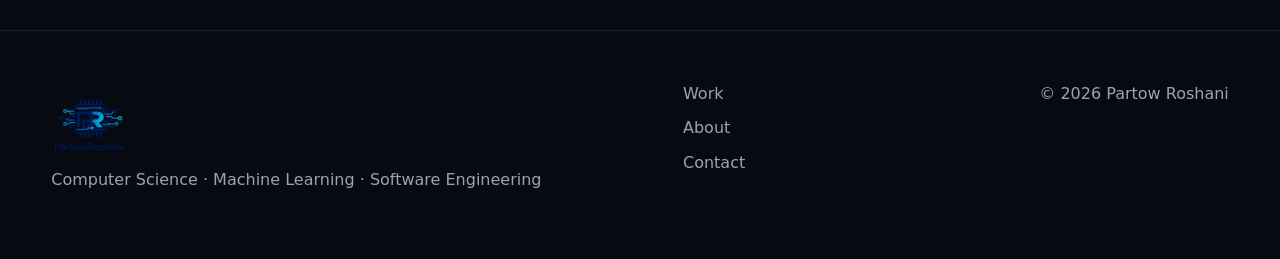
<file: projects/deep-image-restoration.html>
<!doctype html>
<html lang="en">

<head>
    <meta charset="utf-8">
    <meta name="viewport" content="width=device-width,initial-scale=1">

    <title>Deep Image Restoration — Partow Roshani</title>

    <link rel="stylesheet" href="../style.css">
    <link rel="stylesheet" href="../portfolio-v2-enhancements.css">
</head>

<body>

<div class="ambient ambient-one"></div>

<header class="site-header">

    <div class="shell nav-wrap">

        <a class="brand" href="../index.html">
            <span class="brand-mark">P.</span>
            <span class="brand-name">Partow Roshani</span>
        </a>

        <nav class="desktop-nav">
            <a href="../index.html">Home</a>
            <a href="../work.html">Work</a>
            <a href="../experience.html">Experience</a>
            <a href="../about.html">About</a>
            <a href="../contact.html">Contact</a>
        </nav>

        <div class="nav-actions">

            <button
                id="themeBtn"
                class="icon-btn"
                type="button"
                aria-label="Toggle theme"
            >
                ☾
            </button>

            <a
                class="button button-small"
                href="../assets/PartowRoshani-Resume.pdf"
                target="_blank"
            >
                Resume ↗
            </a>

        </div>

    </div>

</header>


<main>

    <section class="shell page-hero reveal">

        <p class="eyebrow">
            DIGITAL IMAGE PROCESSING · DEEP LEARNING
        </p>

        <h1>
            Deep Image Restoration
        </h1>

        <p class="lede">
            Denoising, deblurring, architecture comparison,
            and semantic image classification.
        </p>


        <div class="case-meta">

            <div>
                <span>Role</span>
                Digital Image Processing
            </div>

            <div>
                <span>Year</span>
                2026
            </div>

            <div>
                <span>Dataset</span>
                CIFAR-10
            </div>

            <div>
                <span>Stack</span>
                PyTorch · TensorFlow
            </div>

        </div>


        <div class="case-actions">

            <a
                class="button button-primary"
                href="https://github.com/PartowRoshani/deep-image-restoration-classification"
                target="_blank"
                rel="noopener noreferrer"
            >
                View source on GitHub ↗
            </a>

            <a
                class="button"
                href="../work.html"
            >
                Back to work
            </a>

        </div>

    </section>


    <section class="shell">

        <img
            class="case-hero-image reveal"
            src="../assets/projects/image-restoration/architecture-comparison.png"
            alt="Deep Image Restoration architecture comparison"
        >

    </section>


    <section class="shell case-section reveal">

        <h2>
            Restoration pipeline
        </h2>

        <p>
            The project compares denoising and deblurring approaches,
            evaluates CNN, ResNet and U-Net variants, and uses quantitative
            metrics such as PSNR alongside visual inspection.
        </p>

        <div class="case-grid">

            <img
                src="../assets/projects/image-restoration/input-groundtruth.png"
                alt="Image restoration input and ground truth"
            >

            <img
                src="../assets/projects/image-restoration/phase1-comparison.png"
                alt="Denoising and deblurring comparison"
            >

            <img
                src="../assets/projects/image-restoration/architecture-comparison.png"
                alt="Deep learning architecture comparison"
            >

            <img
                src="../assets/projects/image-restoration/training-metrics.png"
                alt="Training metrics"
            >

            <img
                src="../assets/projects/image-restoration/confusion-matrix.png"
                alt="CIFAR-10 confusion matrix"
            >

        </div>

    </section>


    <section class="shell case-section reveal">

        <h2>
            Classification
        </h2>

        <p>
            A PreActResNet18 classifier was trained on CIFAR-10,
            reaching 87.11% test accuracy and a 0.8897 validation
            macro F1 score.
        </p>

    </section>

</main>


<footer class="site-footer">

    <div class="shell footer-grid">

        <div>

            <span class="brand-mark">P.</span>

            <p>
                Computer Science · Machine Learning · Software Engineering
            </p>

        </div>

        <div class="footer-links">

            <a href="../work.html">
                Work
            </a>

            <a href="../about.html">
                About
            </a>

            <a href="../contact.html">
                Contact
            </a>

        </div>

        <div class="footer-copy">
            © <span id="year"></span> Partow Roshani
        </div>

    </div>

</footer>


<script src="../script.js"></script>

</body>
</html>
</file>
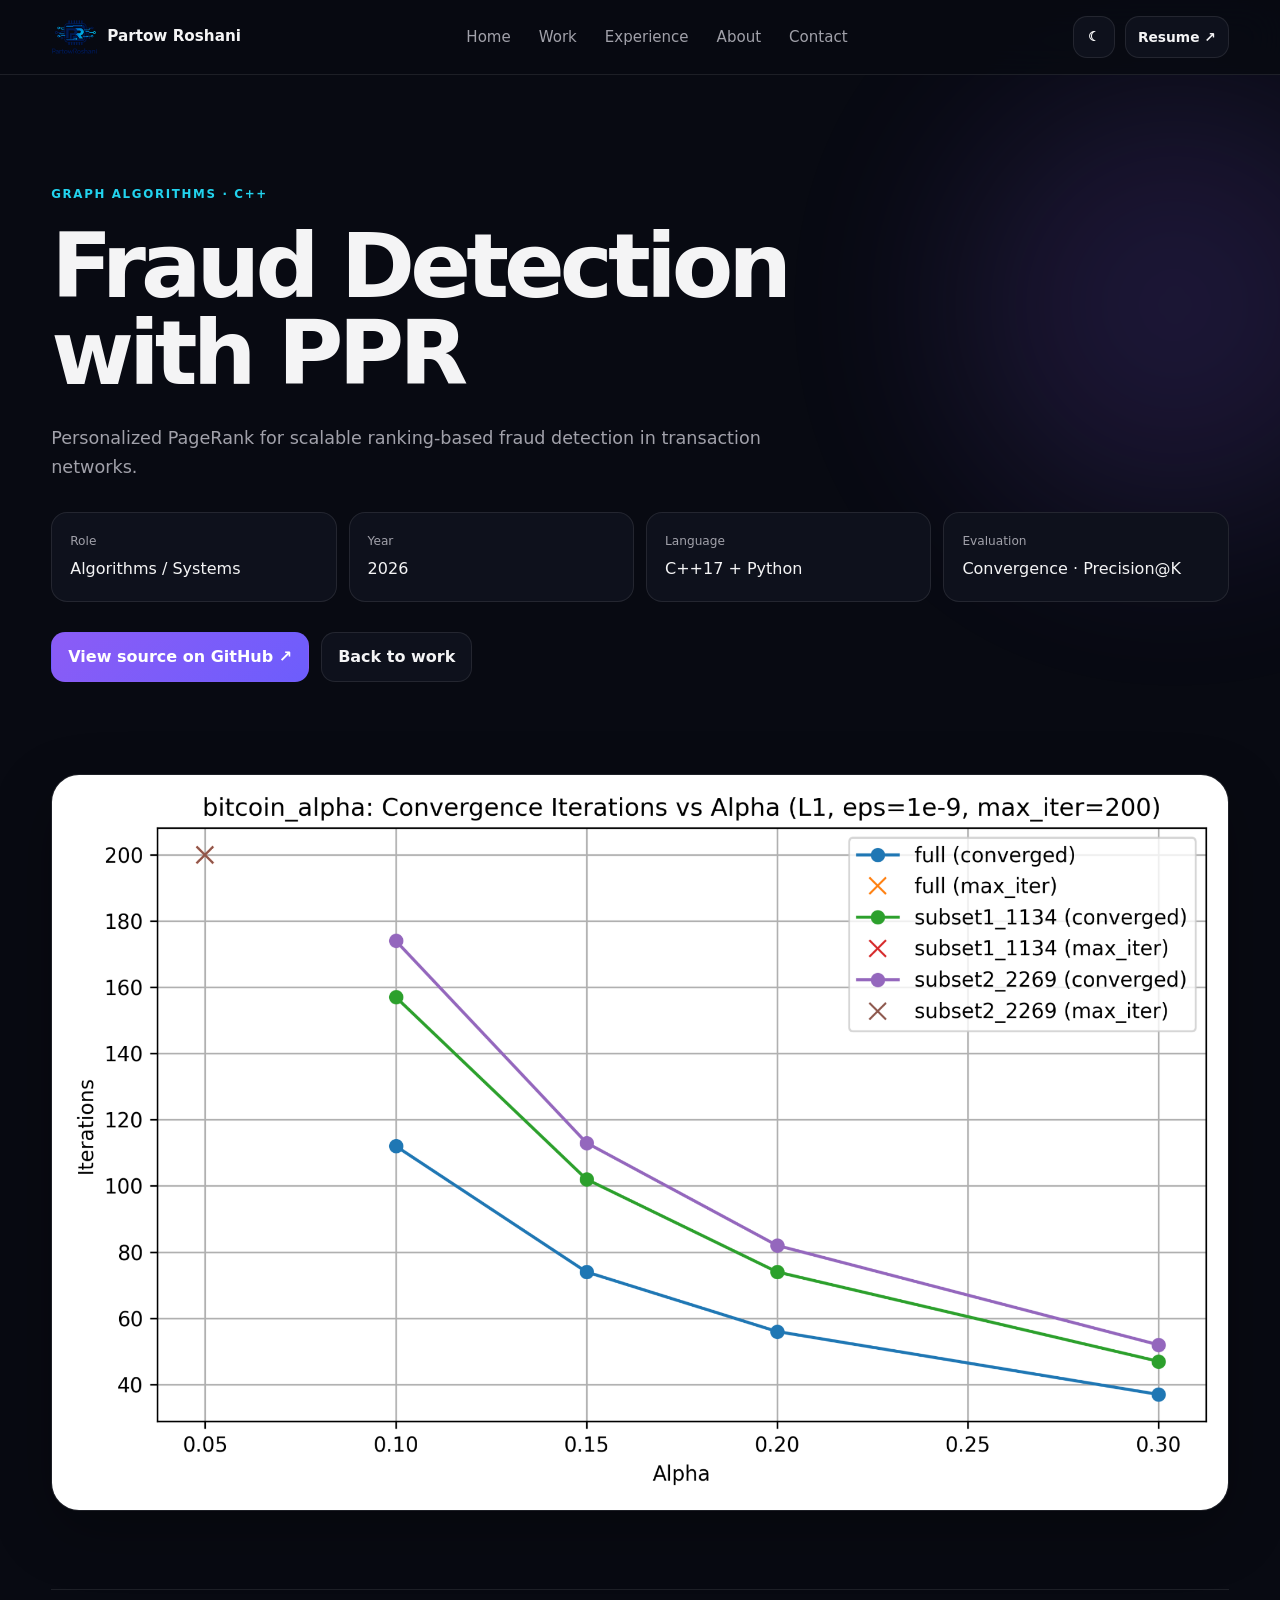
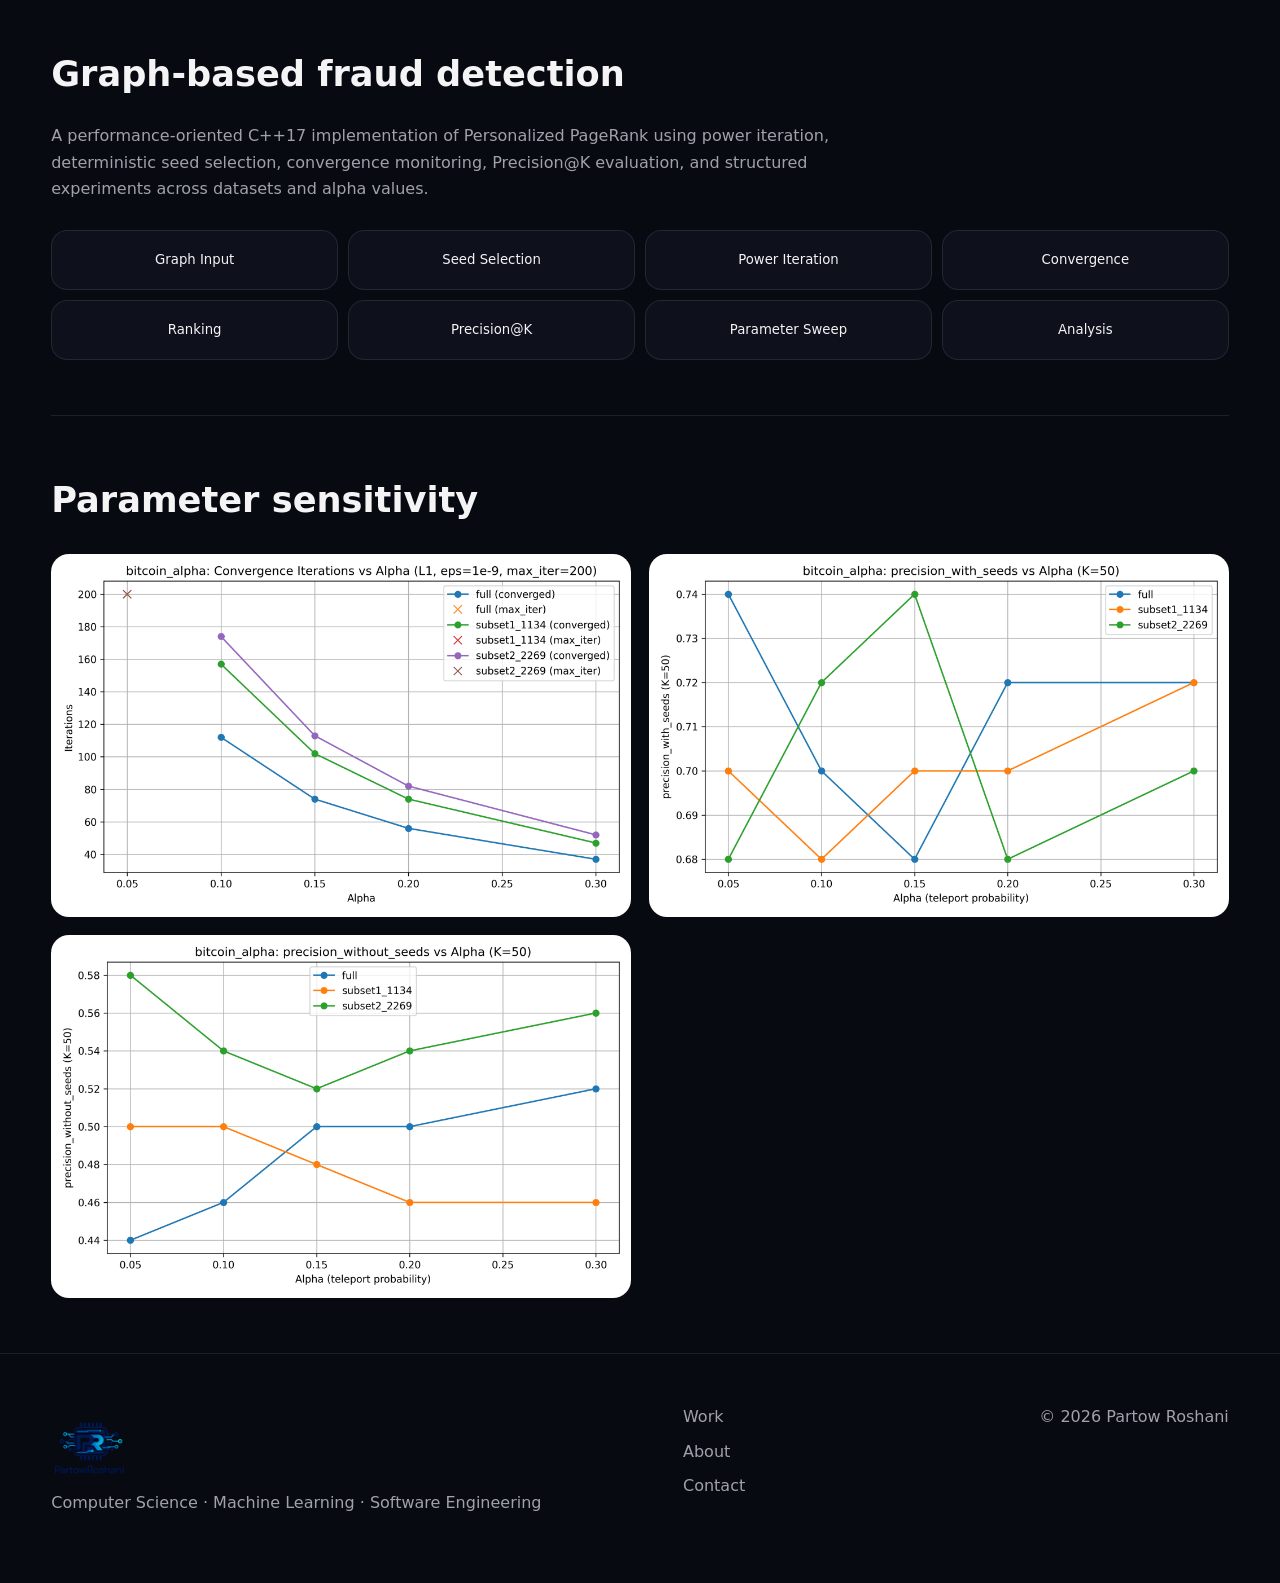
<file: projects/fraud-detection-ppr.html>
<!doctype html>
<html lang="en">

<head>
    <meta charset="utf-8">
    <meta name="viewport" content="width=device-width,initial-scale=1">

    <title>Fraud Detection with PPR — Partow Roshani</title>

    <link rel="stylesheet" href="../style.css">
    <link rel="stylesheet" href="../portfolio-v2-enhancements.css">
</head>

<body>

<div class="ambient ambient-one"></div>

<header class="site-header">

    <div class="shell nav-wrap">

        <a class="brand" href="../index.html">
            <span class="brand-mark">P.</span>
            <span class="brand-name">Partow Roshani</span>
        </a>

        <nav class="desktop-nav">
            <a href="../index.html">Home</a>
            <a href="../work.html">Work</a>
            <a href="../experience.html">Experience</a>
            <a href="../about.html">About</a>
            <a href="../contact.html">Contact</a>
        </nav>

        <div class="nav-actions">

            <button
                id="themeBtn"
                class="icon-btn"
                type="button"
                aria-label="Toggle theme"
            >
                ☾
            </button>

            <a
                class="button button-small"
                href="../assets/PartowRoshani-Resume.pdf"
                target="_blank"
            >
                Resume ↗
            </a>

        </div>

    </div>

</header>


<main>

    <section class="shell page-hero reveal">

        <p class="eyebrow">
            GRAPH ALGORITHMS · C++
        </p>

        <h1>
            Fraud Detection with PPR
        </h1>

        <p class="lede">
            Personalized PageRank for scalable ranking-based fraud detection
            in transaction networks.
        </p>


        <div class="case-meta">

            <div>
                <span>Role</span>
                Algorithms / Systems
            </div>

            <div>
                <span>Year</span>
                2026
            </div>

            <div>
                <span>Language</span>
                C++17 + Python
            </div>

            <div>
                <span>Evaluation</span>
                Convergence · Precision@K
            </div>

        </div>


        <div class="case-actions">

            <a
                class="button button-primary"
                href="https://github.com/PartowRoshani/fraud-detection-ppr"
                target="_blank"
                rel="noopener noreferrer"
            >
                View source on GitHub ↗
            </a>

            <a
                class="button"
                href="../work.html"
            >
                Back to work
            </a>

        </div>

    </section>


    <section class="shell">

        <img
            class="case-hero-image reveal"
            src="../assets/projects/fraud-ppr/convergence.png"
            alt="Fraud Detection with PPR convergence analysis"
        >

    </section>


    <section class="shell case-section reveal">

        <h2>
            Graph-based fraud detection
        </h2>

        <p>
            A performance-oriented C++17 implementation of Personalized
            PageRank using power iteration, deterministic seed selection,
            convergence monitoring, Precision@K evaluation, and structured
            experiments across datasets and alpha values.
        </p>

        <div class="pipeline">

            <span>Graph Input</span>
            <span>Seed Selection</span>
            <span>Power Iteration</span>
            <span>Convergence</span>
            <span>Ranking</span>
            <span>Precision@K</span>
            <span>Parameter Sweep</span>
            <span>Analysis</span>

        </div>

    </section>


    <section class="shell case-section reveal">

        <h2>
            Parameter sensitivity
        </h2>

        <div class="case-grid">

            <img
                src="../assets/projects/fraud-ppr/convergence.png"
                alt="PPR convergence analysis"
            >

            <img
                src="../assets/projects/fraud-ppr/precision-with-seeds.png"
                alt="Precision at K with fraud seeds"
            >

            <img
                src="../assets/projects/fraud-ppr/precision-without-seeds.png"
                alt="Precision at K without fraud seeds"
            >

        </div>

    </section>

</main>


<footer class="site-footer">

    <div class="shell footer-grid">

        <div>

            <span class="brand-mark">P.</span>

            <p>
                Computer Science · Machine Learning · Software Engineering
            </p>

        </div>

        <div class="footer-links">

            <a href="../work.html">
                Work
            </a>

            <a href="../about.html">
                About
            </a>

            <a href="../contact.html">
                Contact
            </a>

        </div>

        <div class="footer-copy">
            © <span id="year"></span> Partow Roshani
        </div>

    </div>

</footer>


<script src="../script.js"></script>

</body>
</html>
</file>
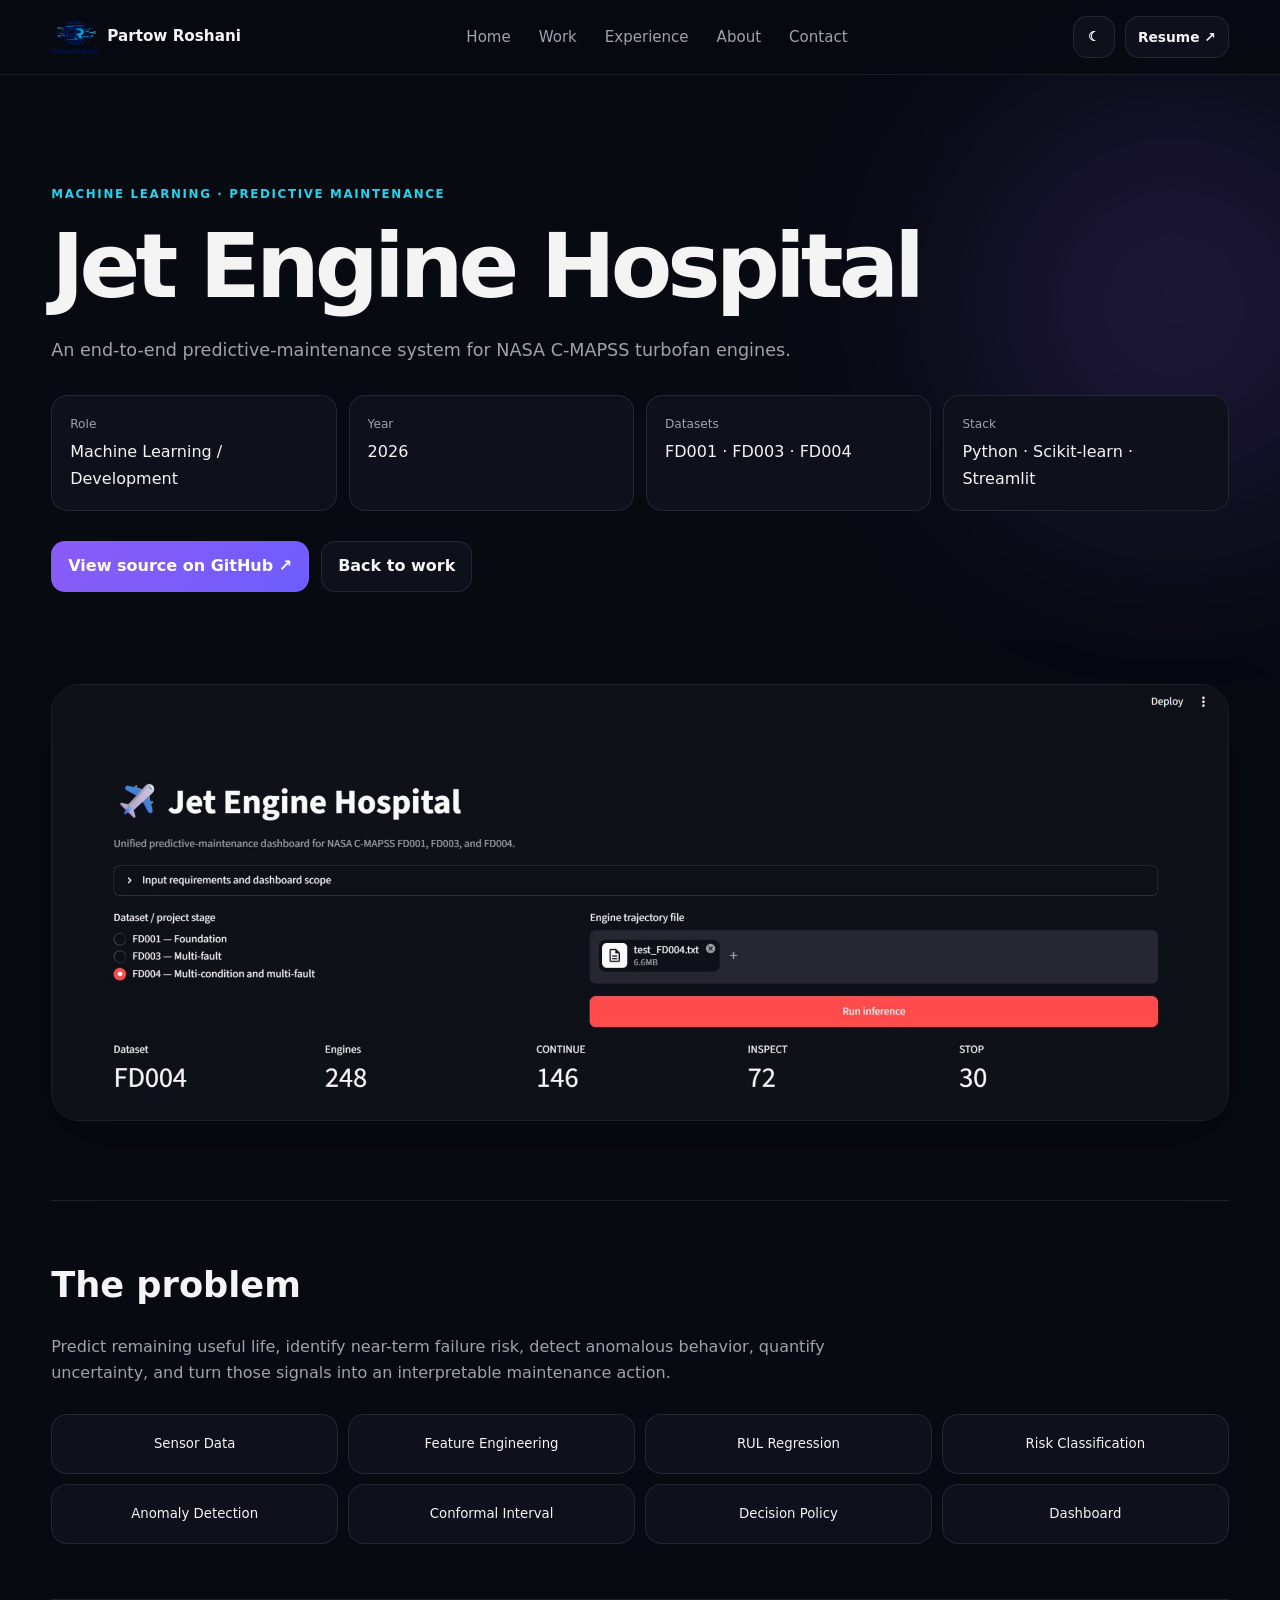
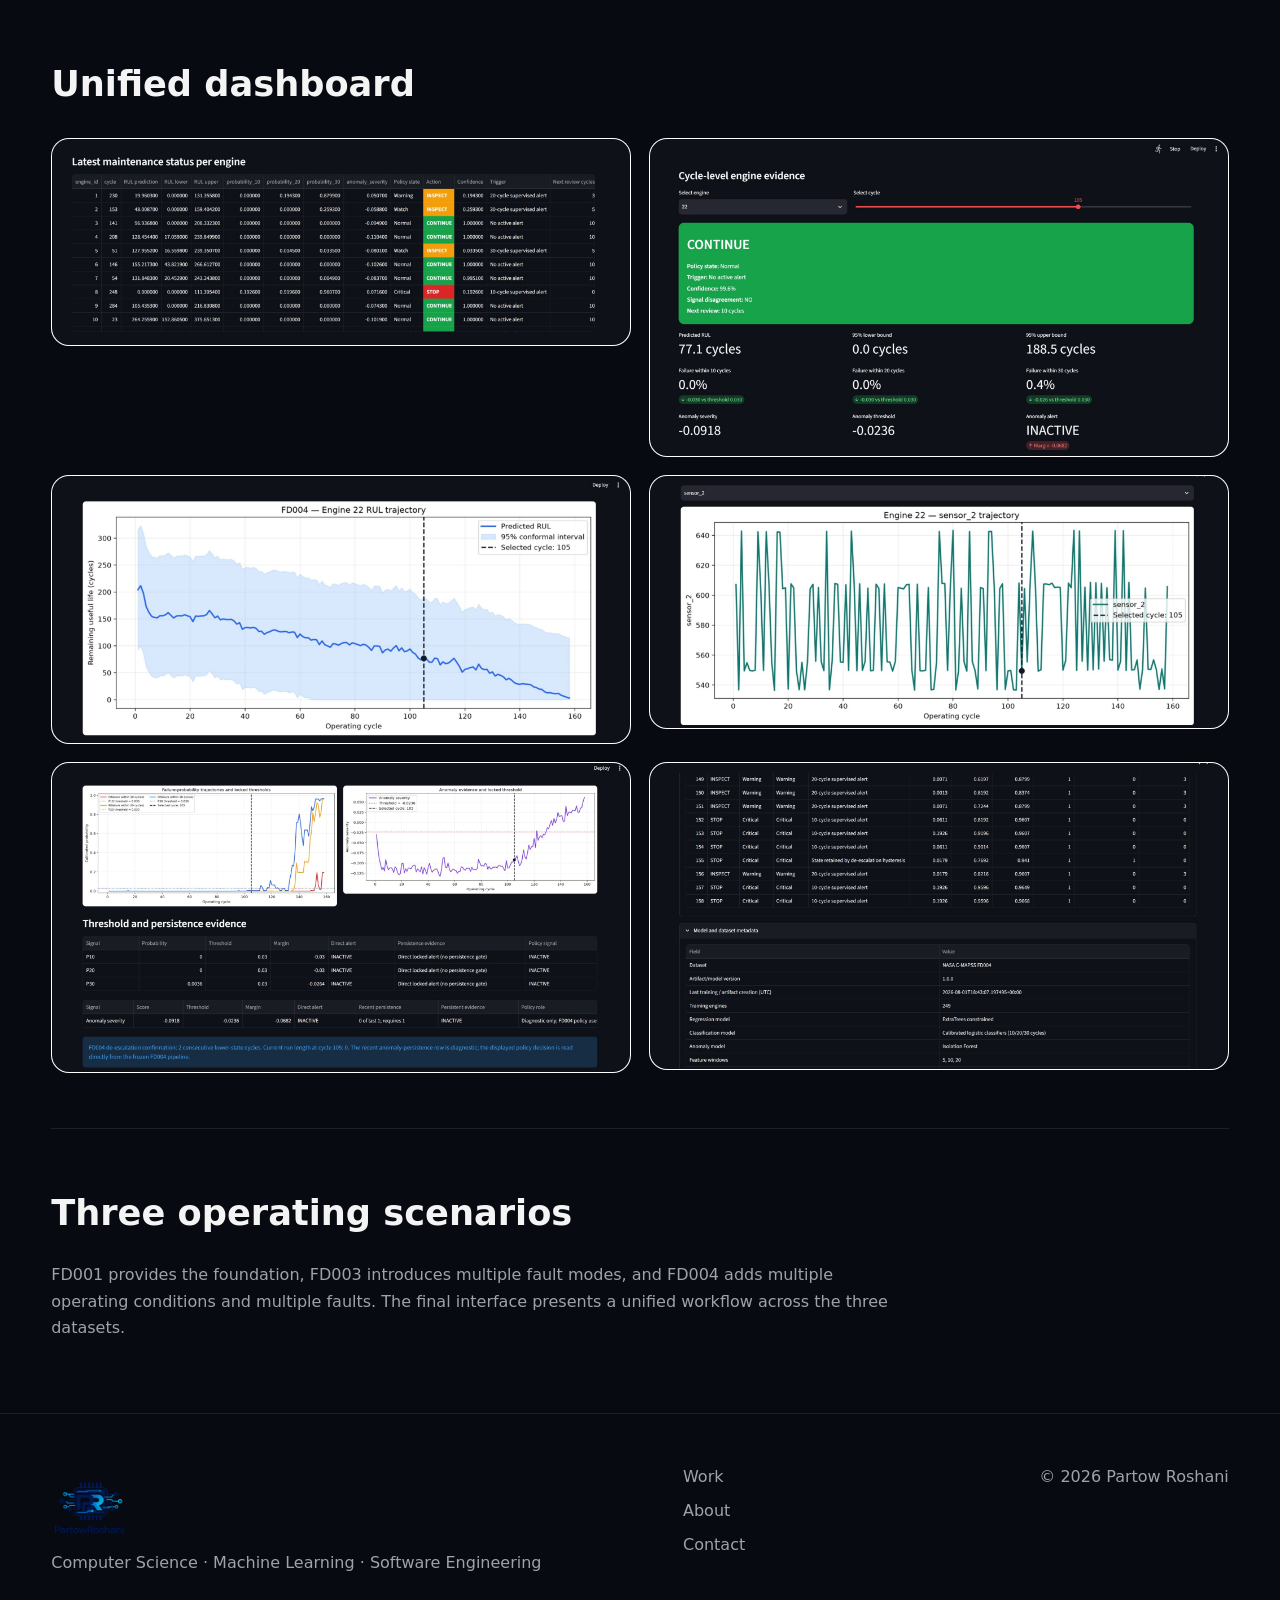
<file: projects/jet-engine-hospital.html>
<!doctype html>
<html lang="en">

<head>
    <meta charset="utf-8">
    <meta name="viewport" content="width=device-width,initial-scale=1">

    <title>Jet Engine Hospital — Partow Roshani</title>

    <link rel="stylesheet" href="../style.css">
    <link rel="stylesheet" href="../portfolio-v2-enhancements.css">
</head>

<body>

<div class="ambient ambient-one"></div>

<header class="site-header">

    <div class="shell nav-wrap">

        <a class="brand" href="../index.html">
            <span class="brand-mark">P.</span>
            <span class="brand-name">Partow Roshani</span>
        </a>

        <nav class="desktop-nav">
            <a href="../index.html">Home</a>
            <a href="../work.html">Work</a>
            <a href="../experience.html">Experience</a>
            <a href="../about.html">About</a>
            <a href="../contact.html">Contact</a>
        </nav>

        <div class="nav-actions">

            <button
                id="themeBtn"
                class="icon-btn"
                type="button"
                aria-label="Toggle theme"
            >
                ☾
            </button>

            <a
                class="button button-small"
                href="../assets/PartowRoshani-Resume.pdf"
                target="_blank"
            >
                Resume ↗
            </a>

        </div>

    </div>

</header>


<main>

    <section class="shell page-hero reveal">

        <p class="eyebrow">
            MACHINE LEARNING · PREDICTIVE MAINTENANCE
        </p>

        <h1>
            Jet Engine Hospital
        </h1>

        <p class="lede">
            An end-to-end predictive-maintenance system for NASA C-MAPSS
            turbofan engines.
        </p>


        <div class="case-meta">

            <div>
                <span>Role</span>
                Machine Learning / Development
            </div>

            <div>
                <span>Year</span>
                2026
            </div>

            <div>
                <span>Datasets</span>
                FD001 · FD003 · FD004
            </div>

            <div>
                <span>Stack</span>
                Python · Scikit-learn · Streamlit
            </div>

        </div>


        <div class="case-actions">

            <a
                class="button button-primary"
                href="https://github.com/PartowRoshani/jet-engine-hospital-cmapss"
                target="_blank"
                rel="noopener noreferrer"
            >
                View source on GitHub ↗
            </a>

            <a
                class="button"
                href="../work.html"
            >
                Back to work
            </a>

        </div>

    </section>


    <section class="shell">

        <img
            class="case-hero-image reveal"
            src="../assets/projects/jet-engine/dashboard-overview.jpg"
            alt="Jet Engine Hospital dashboard overview"
        >

    </section>


    <section class="shell case-section reveal">

        <h2>
            The problem
        </h2>

        <p>
            Predict remaining useful life, identify near-term failure risk,
            detect anomalous behavior, quantify uncertainty, and turn those
            signals into an interpretable maintenance action.
        </p>

        <div class="pipeline">

            <span>Sensor Data</span>
            <span>Feature Engineering</span>
            <span>RUL Regression</span>
            <span>Risk Classification</span>
            <span>Anomaly Detection</span>
            <span>Conformal Interval</span>
            <span>Decision Policy</span>
            <span>Dashboard</span>

        </div>

    </section>


    <section class="shell case-section reveal">

        <h2>
            Unified dashboard
        </h2>

        <div class="case-grid">

            <img
                src="../assets/projects/jet-engine/maintenance-status.jpg"
                alt="Jet Engine Hospital maintenance status"
            >

            <img
                src="../assets/projects/jet-engine/cycle-evidence.jpg"
                alt="Jet Engine Hospital cycle evidence"
            >

            <img
                src="../assets/projects/jet-engine/rul-trajectory.jpg"
                alt="Jet Engine Hospital RUL trajectory"
            >

            <img
                src="../assets/projects/jet-engine/sensor-trajectory.jpg"
                alt="Jet Engine Hospital sensor trajectory"
            >

            <img
                src="../assets/projects/jet-engine/thresholds-anomaly.jpg"
                alt="Jet Engine Hospital thresholds and anomaly analysis"
            >

            <img
                src="../assets/projects/jet-engine/metadata.jpg"
                alt="Jet Engine Hospital model metadata"
            >

        </div>

    </section>


    <section class="shell case-section reveal">

        <h2>
            Three operating scenarios
        </h2>

        <p>
            FD001 provides the foundation, FD003 introduces multiple fault
            modes, and FD004 adds multiple operating conditions and multiple
            faults. The final interface presents a unified workflow across
            the three datasets.
        </p>

    </section>

</main>


<footer class="site-footer">

    <div class="shell footer-grid">

        <div>

            <span class="brand-mark">P.</span>

            <p>
                Computer Science · Machine Learning · Software Engineering
            </p>

        </div>

        <div class="footer-links">

            <a href="../work.html">
                Work
            </a>

            <a href="../about.html">
                About
            </a>

            <a href="../contact.html">
                Contact
            </a>

        </div>

        <div class="footer-copy">
            © <span id="year"></span> Partow Roshani
        </div>

    </div>

</footer>


<script src="../script.js"></script>

</body>
</html>
</file>
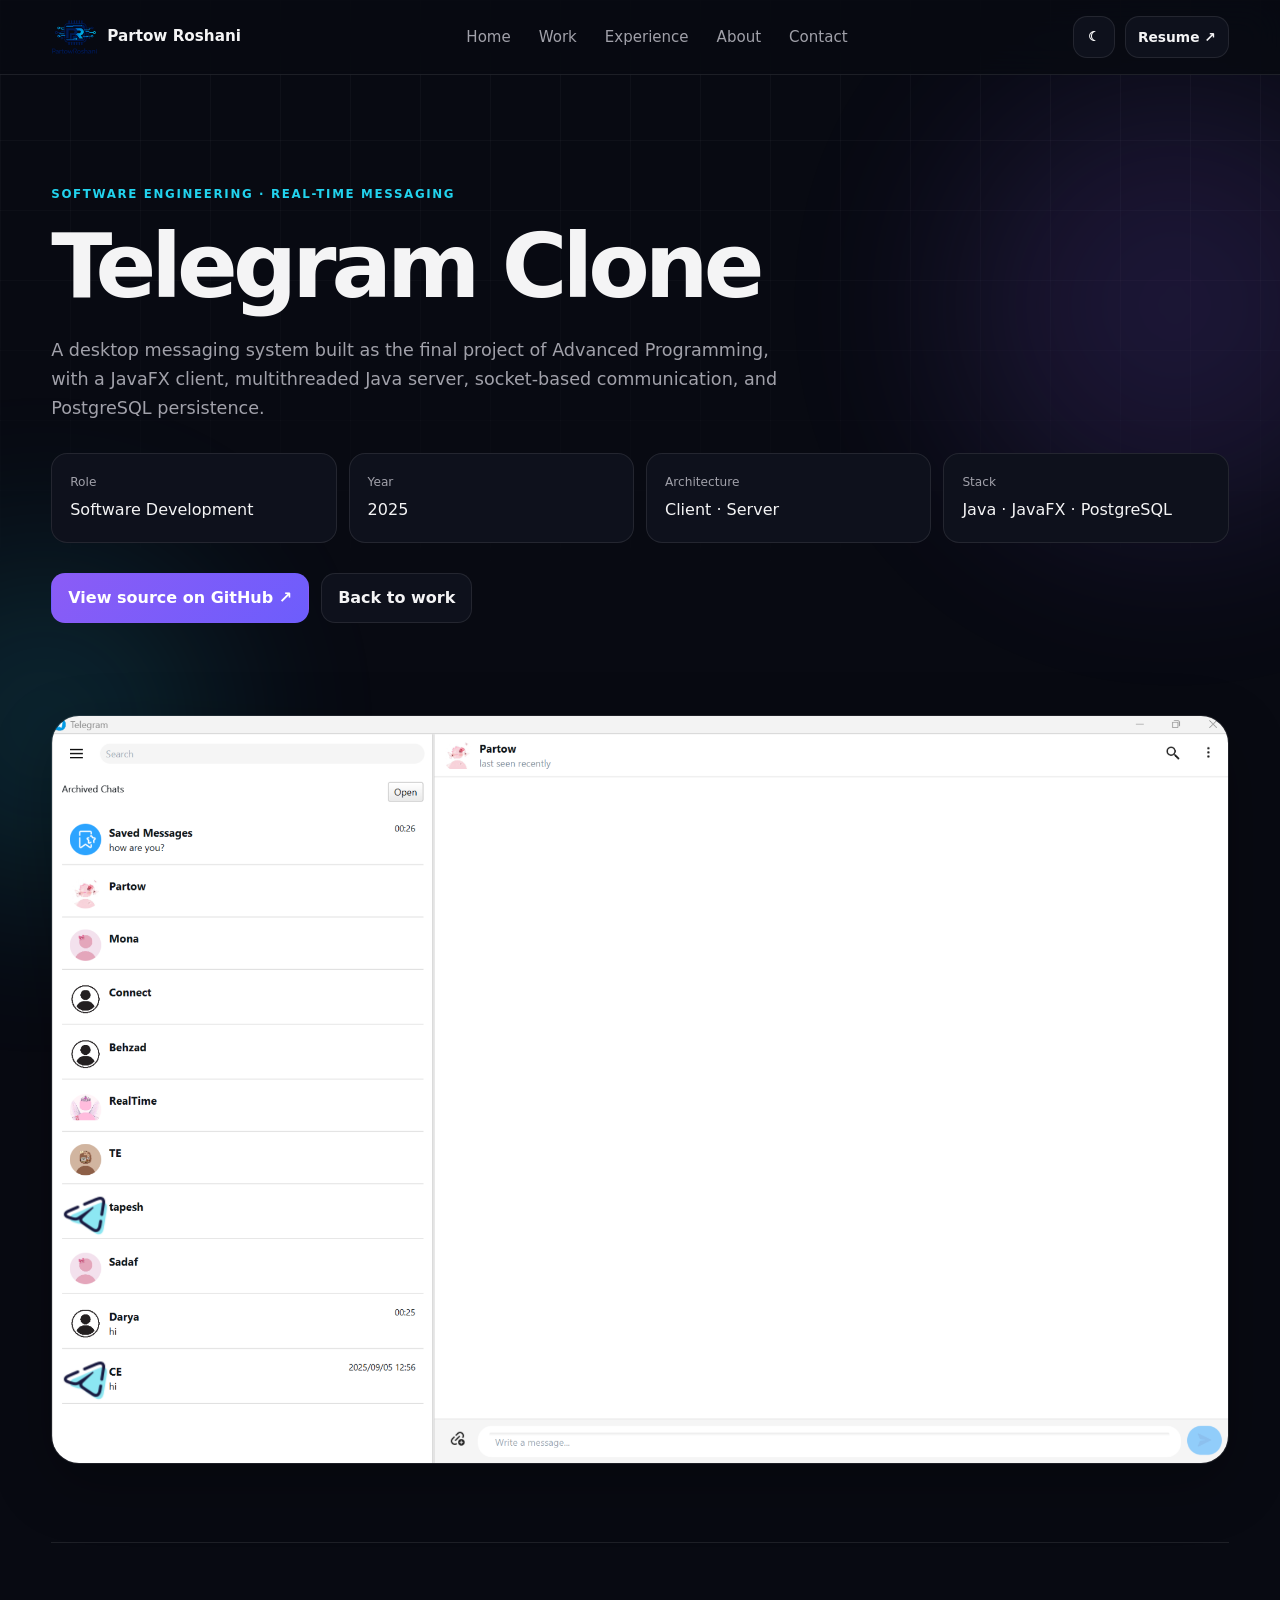
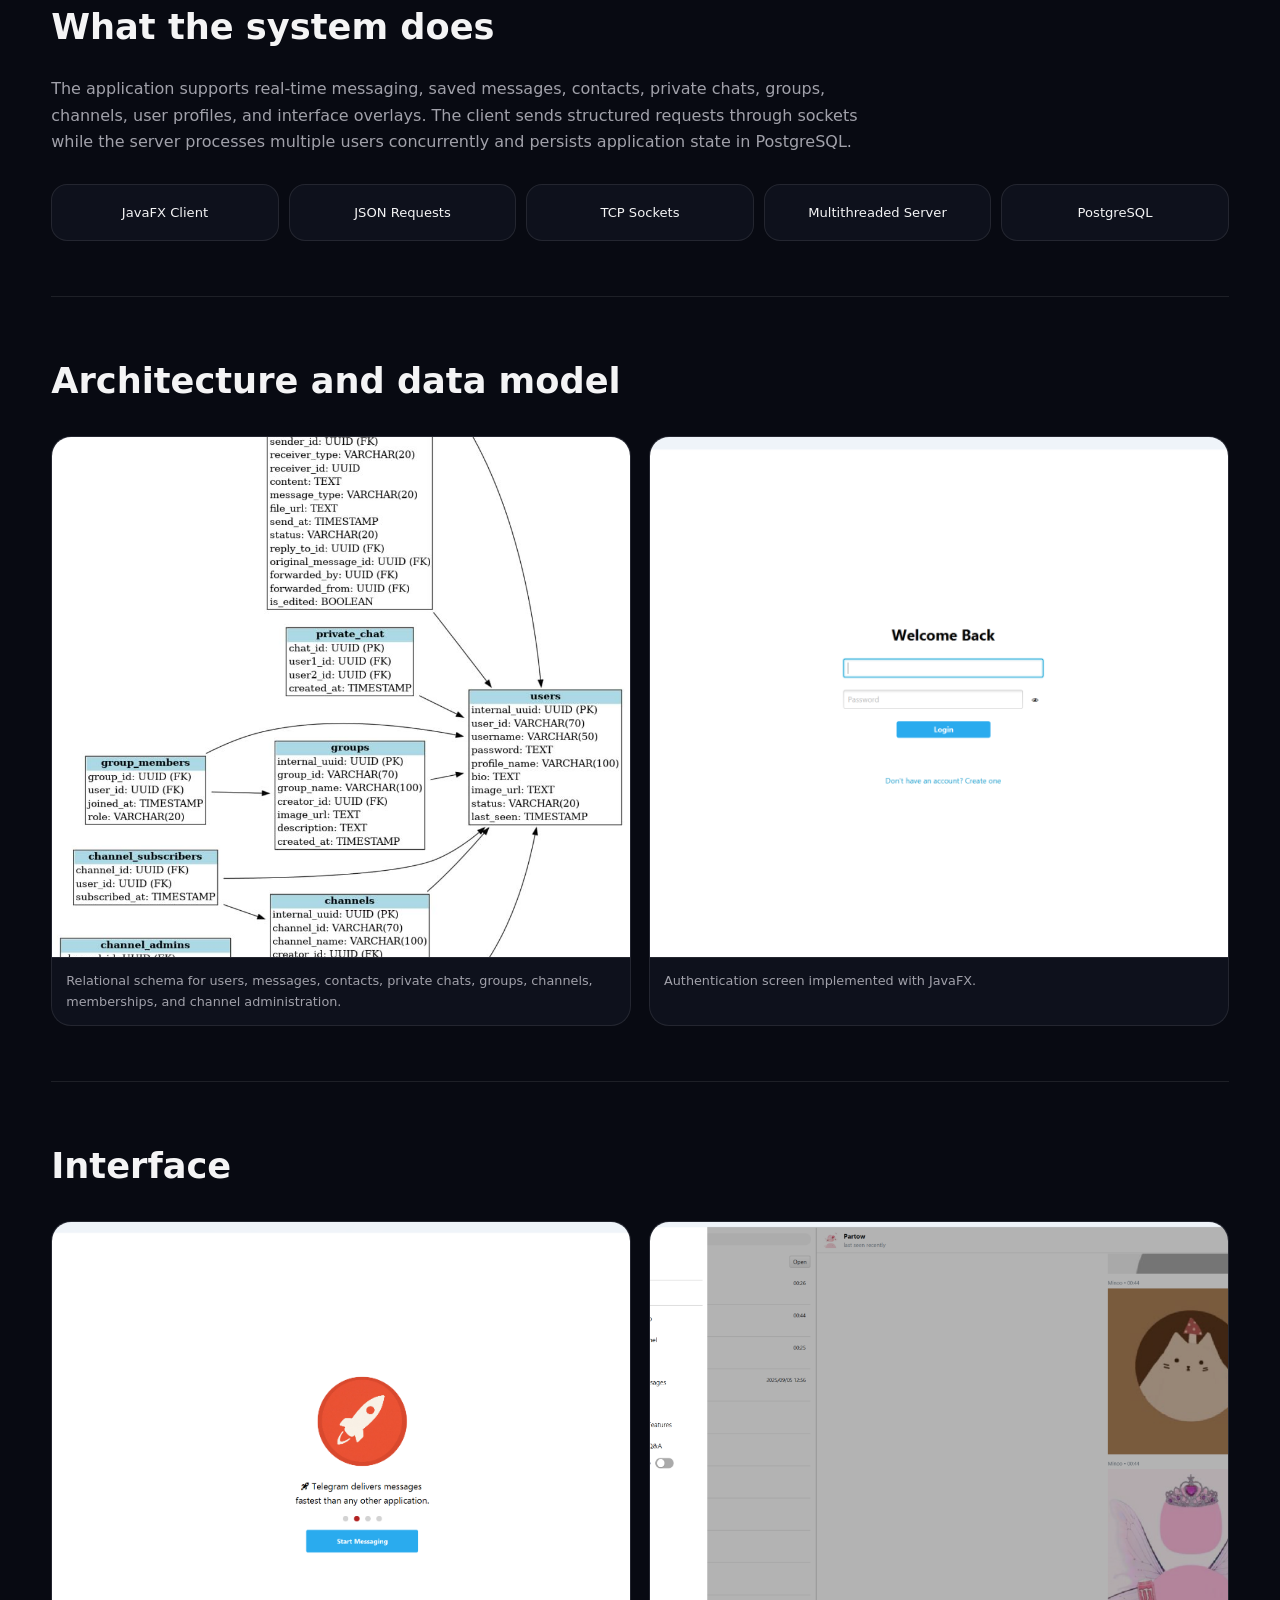
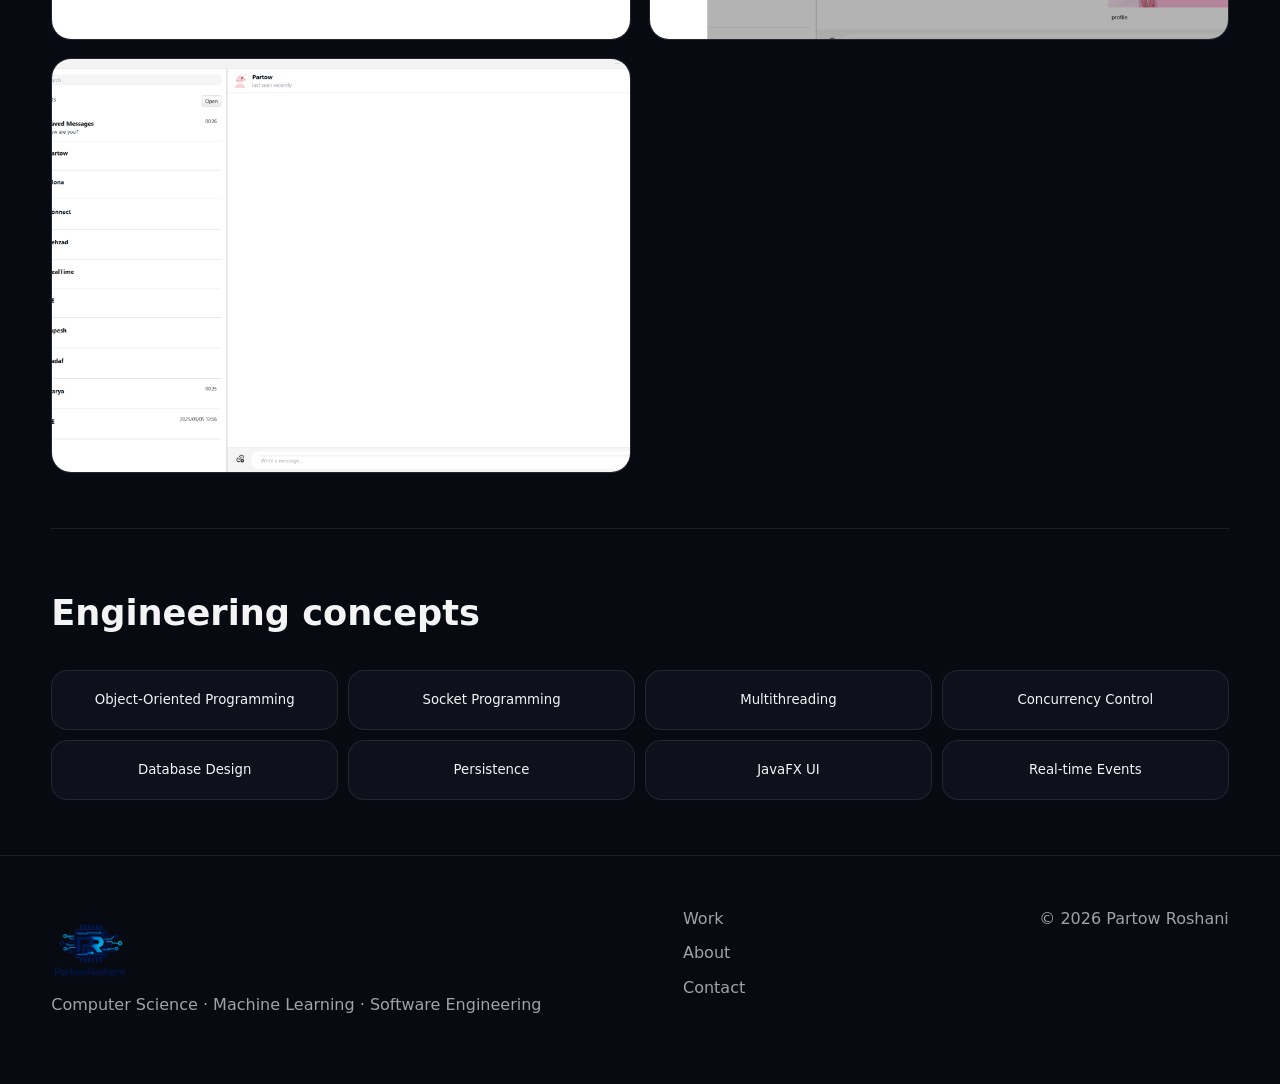
<file: projects/telegram-clone.html>
<!doctype html><html lang="en"><head><meta charset="utf-8"><meta name="viewport" content="width=device-width,initial-scale=1"><title>Telegram Clone — Partow Roshani</title><link rel="stylesheet" href="../style.css"><link rel="stylesheet" href="../portfolio-v2-enhancements.css"></head><body><div class="ambient ambient-one"></div><div class="ambient ambient-two"></div><div class="grid-noise"></div>
<header class="site-header"><div class="shell nav-wrap"><a class="brand" href="../index.html"><span class="brand-mark">P.</span><span class="brand-name">Partow Roshani</span></a><nav class="desktop-nav"><a href="../index.html">Home</a><a href="../work.html">Work</a><a href="../experience.html">Experience</a><a href="../about.html">About</a><a href="../contact.html">Contact</a></nav><div class="nav-actions"><button id="themeBtn" class="icon-btn" type="button" aria-label="Toggle theme">☾</button><a class="button button-small" href="../assets/PartowRoshani-Resume.pdf" target="_blank">Resume ↗</a></div></div></header>
<main>
<section class="shell page-hero reveal"><p class="eyebrow">SOFTWARE ENGINEERING · REAL-TIME MESSAGING</p><h1>Telegram Clone</h1><p class="lede">A desktop messaging system built as the final project of Advanced Programming, with a JavaFX client, multithreaded Java server, socket-based communication, and PostgreSQL persistence.</p><div class="case-meta"><div><span>Role</span>Software Development</div><div><span>Year</span>2025</div><div><span>Architecture</span>Client · Server</div><div><span>Stack</span>Java · JavaFX · PostgreSQL</div></div><div class="case-actions"><a class="button button-primary" href="https://github.com/PartowRoshani/Telegram-Final-Project" target="_blank">View source on GitHub ↗</a><a class="button" href="../work.html">Back to work</a></div></section>
<section class="shell"><img class="case-hero-image reveal" src="../assets/projects/telegram/chat-interface.png" alt="Telegram Clone main chat interface"></section>
<section class="shell case-section reveal"><h2>What the system does</h2><p>The application supports real-time messaging, saved messages, contacts, private chats, groups, channels, user profiles, and interface overlays. The client sends structured requests through sockets while the server processes multiple users concurrently and persists application state in PostgreSQL.</p><div class="architecture-flow"><span>JavaFX Client</span><span>JSON Requests</span><span>TCP Sockets</span><span>Multithreaded Server</span><span>PostgreSQL</span></div></section>
<section class="shell case-section reveal"><h2>Architecture and data model</h2><div class="case-gallery"><figure><img src="../assets/projects/telegram/database-schema.png" alt="Telegram Clone relational database schema"><figcaption>Relational schema for users, messages, contacts, private chats, groups, channels, memberships, and channel administration.</figcaption></figure><figure><img src="../assets/projects/telegram/login.png" alt="Telegram Clone login interface"><figcaption>Authentication screen implemented with JavaFX.</figcaption></figure></div></section>
<section class="shell case-section reveal"><h2>Interface</h2><div class="case-gallery"><figure><img src="../assets/projects/telegram/intro.png" alt="Telegram Clone start messaging screen"><figcaption>Intro / onboarding screen.</figcaption></figure><figure><img src="../assets/projects/telegram/sidebar.png" alt="Telegram Clone navigation sidebar"><figcaption>Sidebar navigation with profile, groups, channels, contacts, saved messages, settings, and theme control.</figcaption></figure><figure><img src="../assets/projects/telegram/chat-interface.png" alt="Telegram Clone conversation view"><figcaption>Main conversation view and chat list.</figcaption></figure></div></section>
<section class="shell case-section reveal"><h2>Engineering concepts</h2><div class="pipeline"><span>Object-Oriented Programming</span><span>Socket Programming</span><span>Multithreading</span><span>Concurrency Control</span><span>Database Design</span><span>Persistence</span><span>JavaFX UI</span><span>Real-time Events</span></div></section>
</main><footer class="site-footer"><div class="shell footer-grid"><div><span class="brand-mark">P.</span><p>Computer Science · Machine Learning · Software Engineering</p></div><div class="footer-links"><a href="../work.html">Work</a><a href="../about.html">About</a><a href="../contact.html">Contact</a></div><div class="footer-copy">© <span id="year"></span> Partow Roshani</div></div></footer><script src="../script.js"></script></body></html>
</file>
<file: style.css>
:root{
  --bg:#080a12;--surface:#0e111c;--surface2:#151927;--text:#f4f4f5;--muted:#a1a1aa;
  --border:rgba(255,255,255,.09);--primary:#8b5cf6;--secondary:#22d3ee;--shadow:0 20px 60px rgba(0,0,0,.28);
}
:root[data-theme="light"]{
  --bg:#f6f7fb;--surface:#fff;--surface2:#eef1f7;--text:#111827;--muted:#5b6474;
  --border:rgba(17,24,39,.10);--shadow:0 20px 60px rgba(30,41,59,.10);
}
*{box-sizing:border-box}html{scroll-behavior:smooth}body{margin:0;background:var(--bg);color:var(--text);font-family:Inter,ui-sans-serif,system-ui,-apple-system,Segoe UI,Roboto,Arial;line-height:1.65;overflow-x:hidden}
a{color:inherit;text-decoration:none}.shell{width:min(1180px,92%);margin:auto}.site-header{position:sticky;top:0;z-index:20;background:color-mix(in srgb,var(--bg) 82%,transparent);backdrop-filter:blur(18px);border-bottom:1px solid var(--border)}
.nav-wrap{height:74px;display:flex;align-items:center;justify-content:space-between;gap:22px}.brand{display:flex;align-items:center;gap:10px;font-weight:800}.brand-mark{font-size:1.65rem;font-weight:900;background:linear-gradient(135deg,var(--primary),var(--secondary));-webkit-background-clip:text;color:transparent}.brand-name{font-size:.95rem}
.desktop-nav{display:flex;gap:28px;color:var(--muted);font-size:.94rem}.desktop-nav a:hover,.desktop-nav a.active{color:var(--text)}.nav-actions{display:flex;gap:10px;align-items:center}
.button,.icon-btn{display:inline-flex;align-items:center;justify-content:center;gap:8px;border:1px solid var(--border);background:var(--surface);color:var(--text);padding:11px 16px;border-radius:14px;font-weight:700;cursor:pointer;transition:.2s transform,.2s border-color}.button:hover,.icon-btn:hover{transform:translateY(-2px);border-color:color-mix(in srgb,var(--primary) 55%,var(--border))}
.button-primary{background:linear-gradient(135deg,var(--primary),#6d5dfc);border-color:transparent;color:white}.button-small{padding:9px 12px;font-size:.86rem}.icon-btn{width:42px;height:42px;padding:0}
.ambient{position:fixed;border-radius:50%;filter:blur(100px);opacity:.16;pointer-events:none;z-index:-2}.ambient-one{width:430px;height:430px;background:var(--primary);right:-110px;top:90px}.ambient-two{width:330px;height:330px;background:var(--secondary);left:-120px;top:560px}.grid-noise{position:fixed;inset:0;pointer-events:none;z-index:-3;background-image:linear-gradient(var(--border) 1px,transparent 1px),linear-gradient(90deg,var(--border) 1px,transparent 1px);background-size:70px 70px;mask-image:linear-gradient(to bottom,rgba(0,0,0,.42),transparent 72%)}
.hero{min-height:calc(100vh - 74px);display:grid;grid-template-columns:1.08fr .92fr;gap:70px;align-items:center;padding:80px 0}.eyebrow{letter-spacing:.14em;font-size:.74rem;font-weight:800;color:var(--secondary);margin:0 0 18px}.hero h1,.page-hero h1{font-size:clamp(3rem,7vw,6.5rem);line-height:.98;letter-spacing:-.055em;margin:0 0 26px;max-width:920px}.gradient-text{background:linear-gradient(100deg,var(--primary),var(--secondary));-webkit-background-clip:text;color:transparent}.hero-lede{font-size:1.1rem;color:var(--muted);max-width:680px}.hero-actions,.social-row{display:flex;gap:12px;flex-wrap:wrap;margin-top:28px}.social-row{font-size:.9rem;color:var(--muted)}.social-row a:hover{color:var(--text)}
.hero-visual{position:relative;min-height:580px;display:grid;place-items:center}.portrait-frame{position:relative;width:min(390px,80vw);aspect-ratio:.82;border-radius:38px;overflow:hidden;border:1px solid var(--border);box-shadow:var(--shadow);transform:rotate(1.5deg)}.portrait-frame img{width:100%;height:100%;object-fit:cover}.portrait-glow{position:absolute;inset:auto 10% -15% 10%;height:45%;background:linear-gradient(90deg,var(--primary),var(--secondary));filter:blur(60px);opacity:.32}
.network{position:absolute;width:96%;height:96%;z-index:-1}.network-lines line{stroke:color-mix(in srgb,var(--secondary) 45%,transparent);stroke-width:1.3}.network-nodes circle{fill:var(--secondary);filter:drop-shadow(0 0 7px var(--secondary))}
.floating-card{position:absolute;background:color-mix(in srgb,var(--surface) 88%,transparent);border:1px solid var(--border);padding:10px 14px;border-radius:999px;font-size:.82rem;box-shadow:var(--shadow);backdrop-filter:blur(12px)}.card-ml{top:12%;left:0}.card-cv{right:-2%;top:35%}.card-graph{left:2%;bottom:12%}.mini-dot{display:inline-block;width:7px;height:7px;background:var(--secondary);border-radius:50%;margin-right:7px}
.section{padding:95px 0}.section-tight{padding:36px 0;border-top:1px solid var(--border);border-bottom:1px solid var(--border)}.section-label{font-size:.7rem;font-weight:800;color:var(--muted);margin-bottom:16px}.marquee-row{display:flex;flex-wrap:wrap;gap:14px}.marquee-row span,.tags span,.skill-chip{padding:8px 12px;border:1px solid var(--border);border-radius:999px;background:var(--surface);font-size:.8rem;color:var(--muted)}
.section-head{display:flex;justify-content:space-between;align-items:end;gap:30px;margin-bottom:34px}.section-head h2,.split-section h2,.cta-panel h2{font-size:clamp(2rem,4vw,4rem);letter-spacing:-.04em;line-height:1.05;margin:0;max-width:820px}.text-link{color:var(--secondary);font-weight:700}
.featured-grid{display:grid;grid-template-columns:1.2fr .8fr;gap:20px}.project-card{display:block;border:1px solid var(--border);background:linear-gradient(160deg,var(--surface),color-mix(in srgb,var(--surface2) 70%,transparent));border-radius:28px;padding:24px;overflow:hidden;min-height:460px;transition:.25s transform,.25s border-color}.project-card:hover{transform:translateY(-6px);border-color:color-mix(in srgb,var(--primary) 50%,var(--border))}.project-card-large{grid-row:span 2;min-height:940px}.project-meta{display:flex;justify-content:space-between;color:var(--muted);font-size:.78rem}.project-visual{height:330px;margin:32px 0;border-radius:22px;border:1px solid var(--border);position:relative;overflow:hidden;background:radial-gradient(circle at 20% 20%,rgba(139,92,246,.22),transparent 40%),radial-gradient(circle at 80% 75%,rgba(34,211,238,.16),transparent 45%),#090c15}.project-card-large .project-visual{height:560px}.project-copy h3{font-size:2rem;margin:8px 0 10px;letter-spacing:-.03em}.project-copy p{color:var(--muted)}.tags{display:flex;gap:8px;flex-wrap:wrap;margin-top:18px}
.jet-visual:before{content:"FD001   FD003   FD004";position:absolute;top:18px;left:18px;color:#d4d4d8;font-family:monospace;font-size:.8rem}.chart-line{position:absolute;left:8%;right:8%;bottom:18%;height:150px;border-bottom:2px solid #22d3ee;transform:skewY(-13deg);box-shadow:0 8px 26px rgba(34,211,238,.25)}.status-pill{position:absolute;right:18px;bottom:18px;background:#111827;border:1px solid rgba(255,255,255,.12);padding:8px 12px;border-radius:999px;font-size:.74rem;color:#d4d4d8}
.image-visual{background:linear-gradient(90deg,#202434 0 49.5%,#12151e 49.5% 50.5%,#202434 50.5%)}.pixel-field{position:absolute;inset:0 50% 0 0;background-image:radial-gradient(circle,rgba(139,92,246,.75) 1px,transparent 1px);background-size:9px 9px}.restore-window{position:absolute;width:34%;height:54%;right:8%;top:24%;border:1px solid var(--secondary);border-radius:16px;background:linear-gradient(135deg,rgba(34,211,238,.28),rgba(139,92,246,.25))}
.graph-visual .graph-node{position:absolute;width:20px;height:20px;border-radius:50%;background:var(--secondary);box-shadow:0 0 18px var(--secondary)}.n1{left:18%;top:25%}.n2{left:58%;top:18%}.n3{left:72%;top:66%}.n4{left:28%;top:72%}.graph-edge{position:absolute;height:1px;background:rgba(255,255,255,.3);transform-origin:left center}.e1{width:42%;left:20%;top:28%;transform:rotate(-10deg)}.e2{width:42%;left:58%;top:24%;transform:rotate(58deg)}.e3{width:48%;left:30%;top:73%;transform:rotate(-6deg)}
.split-section{display:grid;grid-template-columns:1fr 1fr;gap:80px;border-top:1px solid var(--border)}.timeline-preview article,.timeline-item{display:grid;grid-template-columns:100px 1fr;gap:20px;padding:24px 0;border-bottom:1px solid var(--border)}.timeline-year{color:var(--secondary);font-weight:800}.timeline-preview h3,.timeline-item h3{margin:0 0 8px}.timeline-preview p,.timeline-item p{margin:0;color:var(--muted)}
.academic-strip{display:grid;grid-template-columns:repeat(4,1fr);gap:14px}.academic-strip>div{padding:25px;border:1px solid var(--border);border-radius:20px;background:var(--surface)}.metric{display:block;font-size:2.2rem;font-weight:900}.metric-label{font-size:.8rem;color:var(--muted)}
.cta-panel{border:1px solid var(--border);border-radius:34px;background:linear-gradient(135deg,rgba(139,92,246,.08),rgba(34,211,238,.06));padding:60px;margin-bottom:90px}
.page-hero{padding:110px 0 60px}.page-hero p.lede{max-width:760px;color:var(--muted);font-size:1.1rem}.work-grid{display:grid;grid-template-columns:repeat(2,1fr);gap:20px}.work-grid .project-card{min-height:520px}.case-hero-image{width:100%;border:1px solid var(--border);border-radius:28px;margin:32px 0 70px;box-shadow:var(--shadow)}.case-meta{display:grid;grid-template-columns:repeat(4,1fr);gap:12px;margin:30px 0}.case-meta div{padding:18px;border:1px solid var(--border);border-radius:16px;background:var(--surface)}.case-meta span{display:block;color:var(--muted);font-size:.76rem;margin-bottom:5px}.case-section{padding:55px 0;border-top:1px solid var(--border)}.case-section h2{font-size:2.2rem;margin:0 0 20px}.case-section p{color:var(--muted);max-width:850px}.case-grid{display:grid;grid-template-columns:repeat(2,1fr);gap:18px;margin-top:25px}.case-grid img{width:100%;border-radius:18px;border:1px solid var(--border);background:white}.pipeline{display:grid;grid-template-columns:repeat(4,1fr);gap:10px;margin-top:28px}.pipeline span{padding:18px;border:1px solid var(--border);border-radius:16px;background:var(--surface);text-align:center;font-size:.83rem}
.about-grid{display:grid;grid-template-columns:.8fr 1.2fr;gap:60px;align-items:start}.about-photo{width:100%;border-radius:30px;border:1px solid var(--border);box-shadow:var(--shadow)}.bio-card{padding:30px;border:1px solid var(--border);border-radius:24px;background:var(--surface)}.bio-card h2{font-size:2.3rem;margin-top:0}.bio-card p{color:var(--muted)}.skill-groups{display:grid;grid-template-columns:repeat(2,1fr);gap:16px}.skill-group{padding:22px;border:1px solid var(--border);border-radius:20px;background:var(--surface)}.skill-group h3{margin-top:0}.skill-row{display:flex;gap:8px;flex-wrap:wrap}
.contact-grid{display:grid;grid-template-columns:1fr 1fr;gap:40px}.contact-card{padding:28px;border:1px solid var(--border);border-radius:24px;background:var(--surface)}.contact-card a{display:block;padding:12px 0;border-bottom:1px solid var(--border);color:var(--secondary)}
.site-footer{border-top:1px solid var(--border);padding:50px 0;color:var(--muted)}.footer-grid{display:grid;grid-template-columns:1.4fr .6fr .6fr;gap:30px}.footer-links{display:flex;flex-direction:column;gap:8px}.footer-copy{text-align:right}
.reveal{opacity:0;transform:translateY(24px);transition:opacity .7s ease,transform .7s ease}.reveal.visible{opacity:1;transform:none}
@media(max-width:900px){.desktop-nav{display:none}.hero,.split-section,.about-grid,.contact-grid{grid-template-columns:1fr}.hero{padding-top:50px}.hero-visual{min-height:480px}.featured-grid,.work-grid{grid-template-columns:1fr}.project-card-large{grid-row:auto;min-height:650px}.project-card-large .project-visual{height:400px}.academic-strip{grid-template-columns:repeat(2,1fr)}.case-meta{grid-template-columns:repeat(2,1fr)}.case-grid{grid-template-columns:1fr}.pipeline{grid-template-columns:repeat(2,1fr)}.footer-grid{grid-template-columns:1fr}.footer-copy{text-align:left}}
@media(max-width:580px){.brand-name{display:none}.hero h1,.page-hero h1{font-size:3.1rem}.hero-visual{min-height:410px}.floating-card{font-size:.7rem}.section{padding:70px 0}.section-head{align-items:start;flex-direction:column}.academic-strip,.skill-groups,.case-meta,.pipeline{grid-template-columns:1fr}.cta-panel{padding:34px 24px}.timeline-preview article,.timeline-item{grid-template-columns:1fr}.nav-actions .button-small{display:none}}
@media(prefers-reduced-motion:reduce){*{scroll-behavior:auto!important;transition:none!important}.reveal{opacity:1;transform:none}}
</file>
<file: portfolio-v2-enhancements.css>
/* portfolio-v2 enhancements: brand identity + project-specific visuals */
.brand-mark{
  width:46px;height:34px;display:inline-block;flex:0 0 auto;
  background:url("assets/partowroshani-logo.png") center/contain no-repeat;
  color:transparent!important;font-size:0!important;
}
.site-footer .brand-mark{width:76px;height:52px}

.hero-brand-lockup{display:inline-flex;align-items:center;gap:14px;margin:0 0 24px}
.hero-logo-mark{
  width:92px;height:62px;display:block;
  background:url("assets/partowroshani-logo.png") center/contain no-repeat;
  filter:drop-shadow(0 10px 24px rgba(34,211,238,.12))
}
.hero-logo-word{font-weight:850;letter-spacing:-.035em;font-size:1.25rem}

.project-visual.has-photo{background:#090c15}
.visual-photo{position:absolute;inset:0;width:100%;height:100%;object-fit:cover}
.visual-overlay{position:absolute;inset:0;background:linear-gradient(180deg,rgba(8,10,18,.08),rgba(8,10,18,.82))}
.jet-visual .visual-photo{object-position:center}
.visual-kicker{position:absolute;top:18px;left:18px;font-family:monospace;font-size:.78rem;color:#e4e4e7;background:rgba(8,10,18,.72);padding:7px 10px;border:1px solid rgba(255,255,255,.12);border-radius:999px}
.signal-list{position:absolute;left:18px;bottom:18px;display:flex;gap:7px;flex-wrap:wrap;max-width:70%}
.signal-list span,.image-label{font-size:.72rem;padding:7px 10px;border:1px solid rgba(255,255,255,.14);border-radius:999px;background:rgba(8,10,18,.76);color:#e4e4e7;backdrop-filter:blur(10px)}
.image-visual .visual-photo{object-fit:cover}
.image-overlay{background:linear-gradient(90deg,rgba(8,10,18,.34),rgba(8,10,18,.04) 50%,rgba(8,10,18,.34))}
.image-label{position:absolute;top:18px}.image-label-left{left:18px}.image-label-right{right:18px}
.restore-divider{position:absolute;top:8%;bottom:8%;left:50%;width:1px;background:linear-gradient(transparent,#22d3ee,transparent);box-shadow:0 0 18px #22d3ee}

.work-grid .project-thumb{
  position:relative;height:300px;margin:24px 0;border-radius:22px;overflow:hidden;
  border:1px solid var(--border);background:#090c15
}
.work-grid .project-thumb img{width:100%;height:100%;object-fit:cover;display:block}
.work-grid .project-thumb:after{content:"";position:absolute;inset:0;background:linear-gradient(180deg,transparent 45%,rgba(8,10,18,.72))}
.project-thumb-caption{position:absolute;z-index:2;left:16px;bottom:14px;color:#f4f4f5;font-weight:750;font-size:.78rem}
.telegram-thumb img{object-position:center top}

.case-gallery{display:grid;grid-template-columns:repeat(2,1fr);gap:18px;margin-top:26px}
.case-gallery figure{margin:0;border:1px solid var(--border);border-radius:20px;overflow:hidden;background:var(--surface)}
.case-gallery img{display:block;width:100%;height:100%;max-height:520px;object-fit:cover}
.case-gallery figcaption{padding:12px 14px;color:var(--muted);font-size:.8rem;border-top:1px solid var(--border)}
.architecture-flow{display:grid;grid-template-columns:repeat(5,1fr);gap:10px;margin-top:28px}
.architecture-flow span{padding:17px 12px;text-align:center;border:1px solid var(--border);border-radius:16px;background:var(--surface);font-size:.82rem}
.case-actions{display:flex;gap:12px;flex-wrap:wrap;margin-top:28px}

@media(max-width:900px){
  .hero-brand-lockup{margin-bottom:16px}
  .hero-logo-mark{width:74px;height:50px}
  .case-gallery{grid-template-columns:1fr}
  .architecture-flow{grid-template-columns:repeat(2,1fr)}
}
@media(max-width:580px){
  .hero-logo-word{display:none}
  .architecture-flow{grid-template-columns:1fr}
}
</file>
<file: hero-tech.css>
/* =========================================================
   HERO TECH BACKGROUND
   Binary code + graph network + subtle signal motion
========================================================= */

.hero-tech{
    position:relative;
    overflow:hidden;
    isolation:isolate;
}

.hero-tech-bg{
    position:absolute;
    inset:0;
    z-index:0;
    overflow:hidden;
    pointer-events:none;
    opacity:.62;
}

.hero-tech-bg canvas{
    position:absolute;
    inset:0;
    width:100%;
    height:100%;
    display:block;
}

.hero-tech-vignette{
    position:absolute;
    inset:0;
    background:
        linear-gradient(
            90deg,
            rgba(8,10,18,.80) 0%,
            rgba(8,10,18,.42) 38%,
            rgba(8,10,18,.18) 65%,
            rgba(8,10,18,.42) 100%
        ),
        radial-gradient(
            circle at 73% 49%,
            transparent 0 24%,
            rgba(8,10,18,.08) 46%,
            rgba(8,10,18,.33) 100%
        ),
        linear-gradient(
            to bottom,
            rgba(8,10,18,.05),
            rgba(8,10,18,.40)
        );
}

.hero-copy,
.hero-visual{
    position:relative;
    z-index:2;
}


/* -------------------------
   Brand lockup
------------------------- */

.hero-brand-polished{
    width:max-content;
    max-width:100%;
    gap:12px;
    margin-bottom:24px;
    padding:7px 12px 7px 8px;
    border:1px solid rgba(255,255,255,.07);
    border-radius:16px;
    background:rgba(10,13,23,.32);
    backdrop-filter:blur(10px);
}

.hero-brand-polished .hero-logo-mark{
    width:94px;
    height:58px;
}

.hero-logo-copy{
    display:flex;
    flex-direction:column;
    justify-content:center;
    gap:2px;
}

.hero-logo-copy strong{
    font-size:1rem;
    line-height:1.1;
    letter-spacing:-.02em;
}

.hero-logo-copy small{
    color:var(--muted);
    font-size:.63rem;
    letter-spacing:.055em;
    text-transform:uppercase;
}


/* -------------------------
   Portrait polish
------------------------- */

.hero-portrait-area{
    isolation:isolate;
}

.hero-portrait-polished{
    transform:rotate(1deg);
    border-color:rgba(255,255,255,.12);
    box-shadow:
        0 30px 80px rgba(0,0,0,.35),
        0 0 0 1px rgba(139,92,246,.06),
        0 0 70px rgba(34,211,238,.055);
}

.portrait-scanline{
    position:absolute;
    inset:0;
    z-index:3;
    pointer-events:none;
    opacity:.14;
    background:
        repeating-linear-gradient(
            to bottom,
            transparent 0,
            transparent 5px,
            rgba(34,211,238,.06) 6px
        );
    mask-image:linear-gradient(to bottom,transparent 0,black 18%,black 82%,transparent);
}


/* -------------------------
   Decorative orbit rings
------------------------- */

.hero-orbit{
    position:absolute;
    z-index:-1;
    border:1px solid rgba(139,92,246,.15);
    border-radius:50%;
    pointer-events:none;
    animation:heroOrbitSpin 24s linear infinite;
}

.orbit-one{
    width:520px;
    height:520px;
    right:-42px;
    top:18px;
}

.orbit-two{
    width:430px;
    height:430px;
    right:4px;
    top:64px;
    border-color:rgba(34,211,238,.10);
    animation-direction:reverse;
    animation-duration:30s;
}

.hero-orbit::before,
.hero-orbit::after{
    content:"";
    position:absolute;
    width:7px;
    height:7px;
    border-radius:50%;
    background:var(--secondary);
    box-shadow:0 0 16px rgba(34,211,238,.8);
}

.hero-orbit::before{
    top:14%;
    left:16%;
}

.hero-orbit::after{
    right:10%;
    bottom:22%;
    background:var(--primary);
    box-shadow:0 0 16px rgba(139,92,246,.75);
}

@keyframes heroOrbitSpin{
    to{transform:rotate(360deg)}
}


/* -------------------------
   Floating cards
------------------------- */

.hero-tech .floating-card{
    background:rgba(13,17,29,.78);
    border-color:rgba(255,255,255,.10);
    box-shadow:
        0 14px 45px rgba(0,0,0,.28),
        inset 0 1px 0 rgba(255,255,255,.035);
}

.hero-tech .floating-card::after{
    content:"";
    position:absolute;
    inset:-1px;
    z-index:-1;
    border-radius:inherit;
    opacity:.20;
    background:linear-gradient(120deg,var(--secondary),transparent 38%,var(--primary));
    filter:blur(10px);
}


/* -------------------------
   Light theme
------------------------- */

:root[data-theme="light"] .hero-tech-bg{
    opacity:.24;
}

:root[data-theme="light"] .hero-tech-vignette{
    background:
        linear-gradient(
            90deg,
            rgba(246,247,251,.90),
            rgba(246,247,251,.55) 48%,
            rgba(246,247,251,.30) 72%,
            rgba(246,247,251,.58)
        );
}

:root[data-theme="light"] .hero-brand-polished{
    background:rgba(255,255,255,.55);
    border-color:rgba(17,24,39,.08);
}


/* -------------------------
   Responsive
------------------------- */

@media(max-width:900px){
    .hero-tech-bg{
        opacity:.46;
    }

    .hero-tech-vignette{
        background:
            linear-gradient(
                to bottom,
                rgba(8,10,18,.62),
                rgba(8,10,18,.28) 45%,
                rgba(8,10,18,.48)
            );
    }

    .orbit-one{
        width:440px;
        height:440px;
    }

    .orbit-two{
        width:355px;
        height:355px;
    }
}

@media(max-width:580px){
    .hero-tech-bg{
        opacity:.32;
    }

    .hero-brand-polished{
        padding:5px 8px;
    }

    .hero-brand-polished .hero-logo-mark{
        width:78px;
        height:48px;
    }

    .hero-logo-copy{
        display:none;
    }

    .hero-orbit{
        opacity:.55;
    }
}

@media(prefers-reduced-motion:reduce){
    .hero-orbit{
        animation:none!important;
    }
}
</file>
